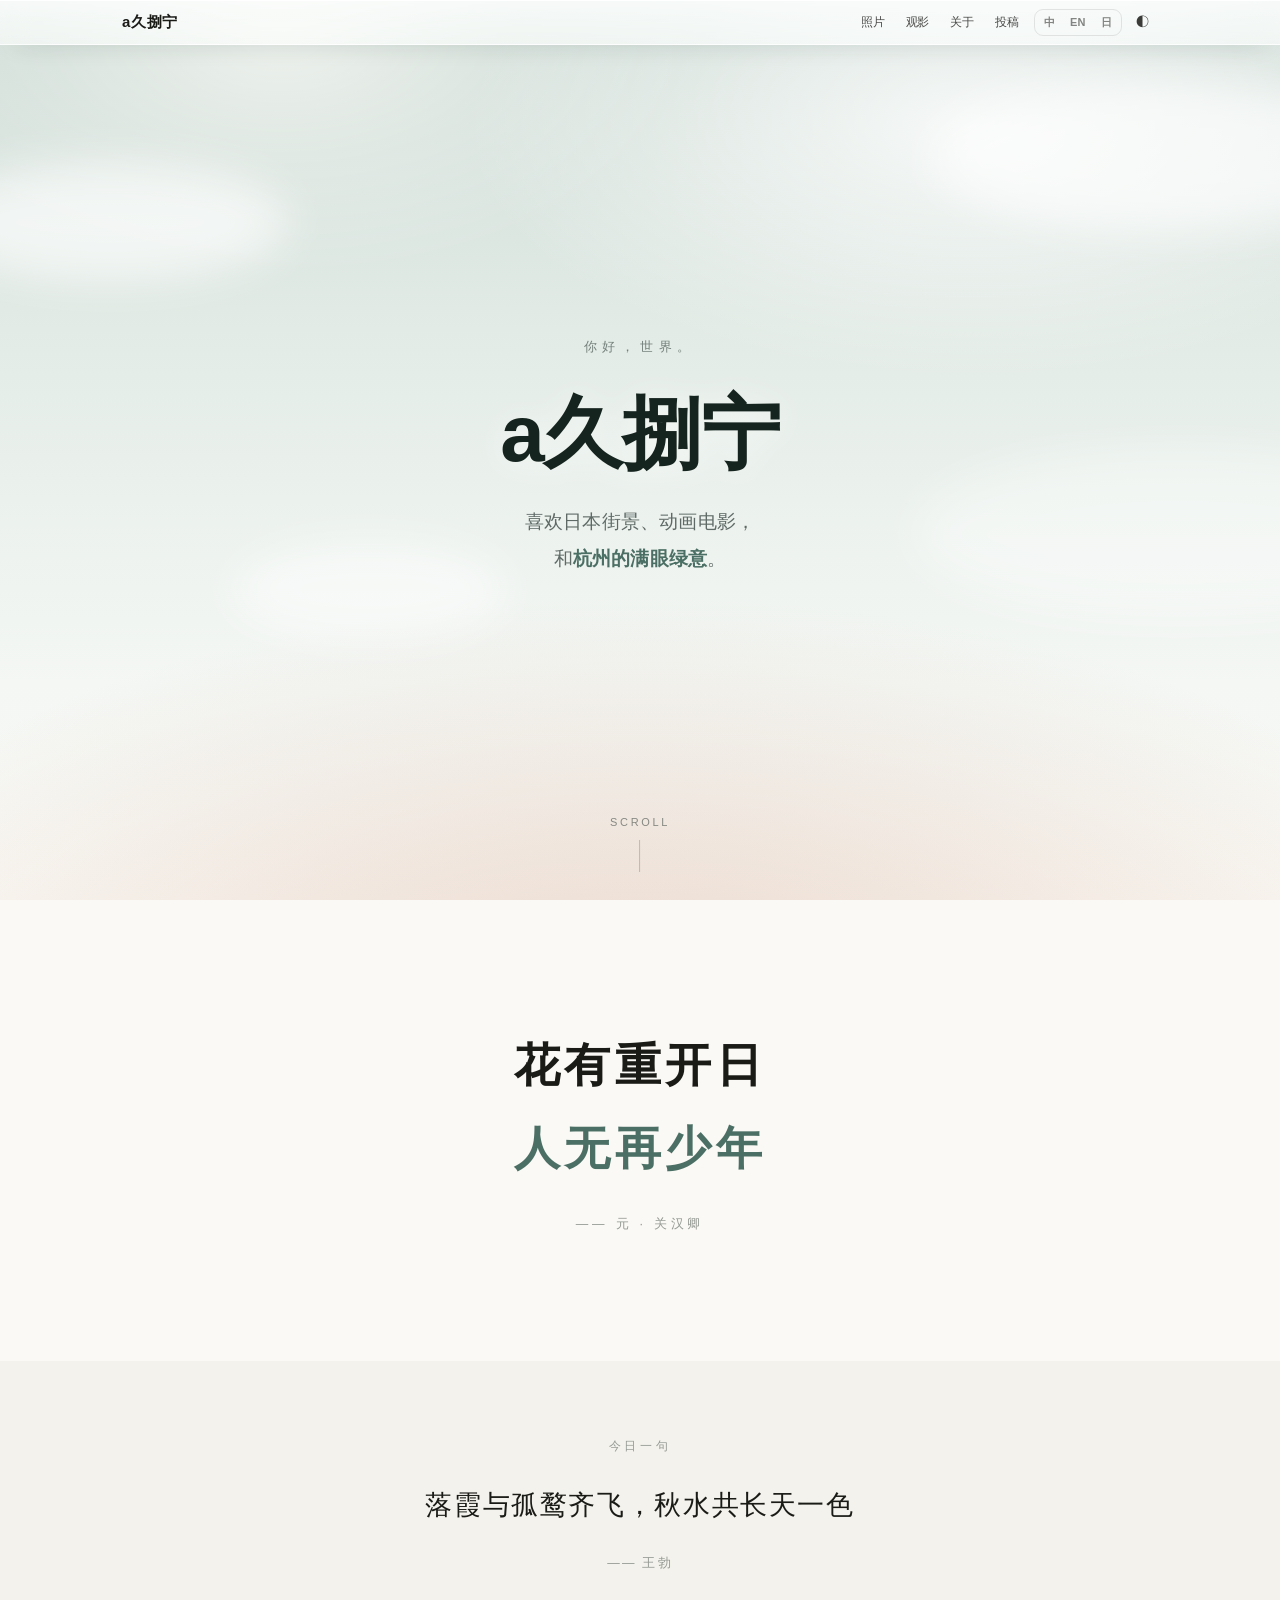
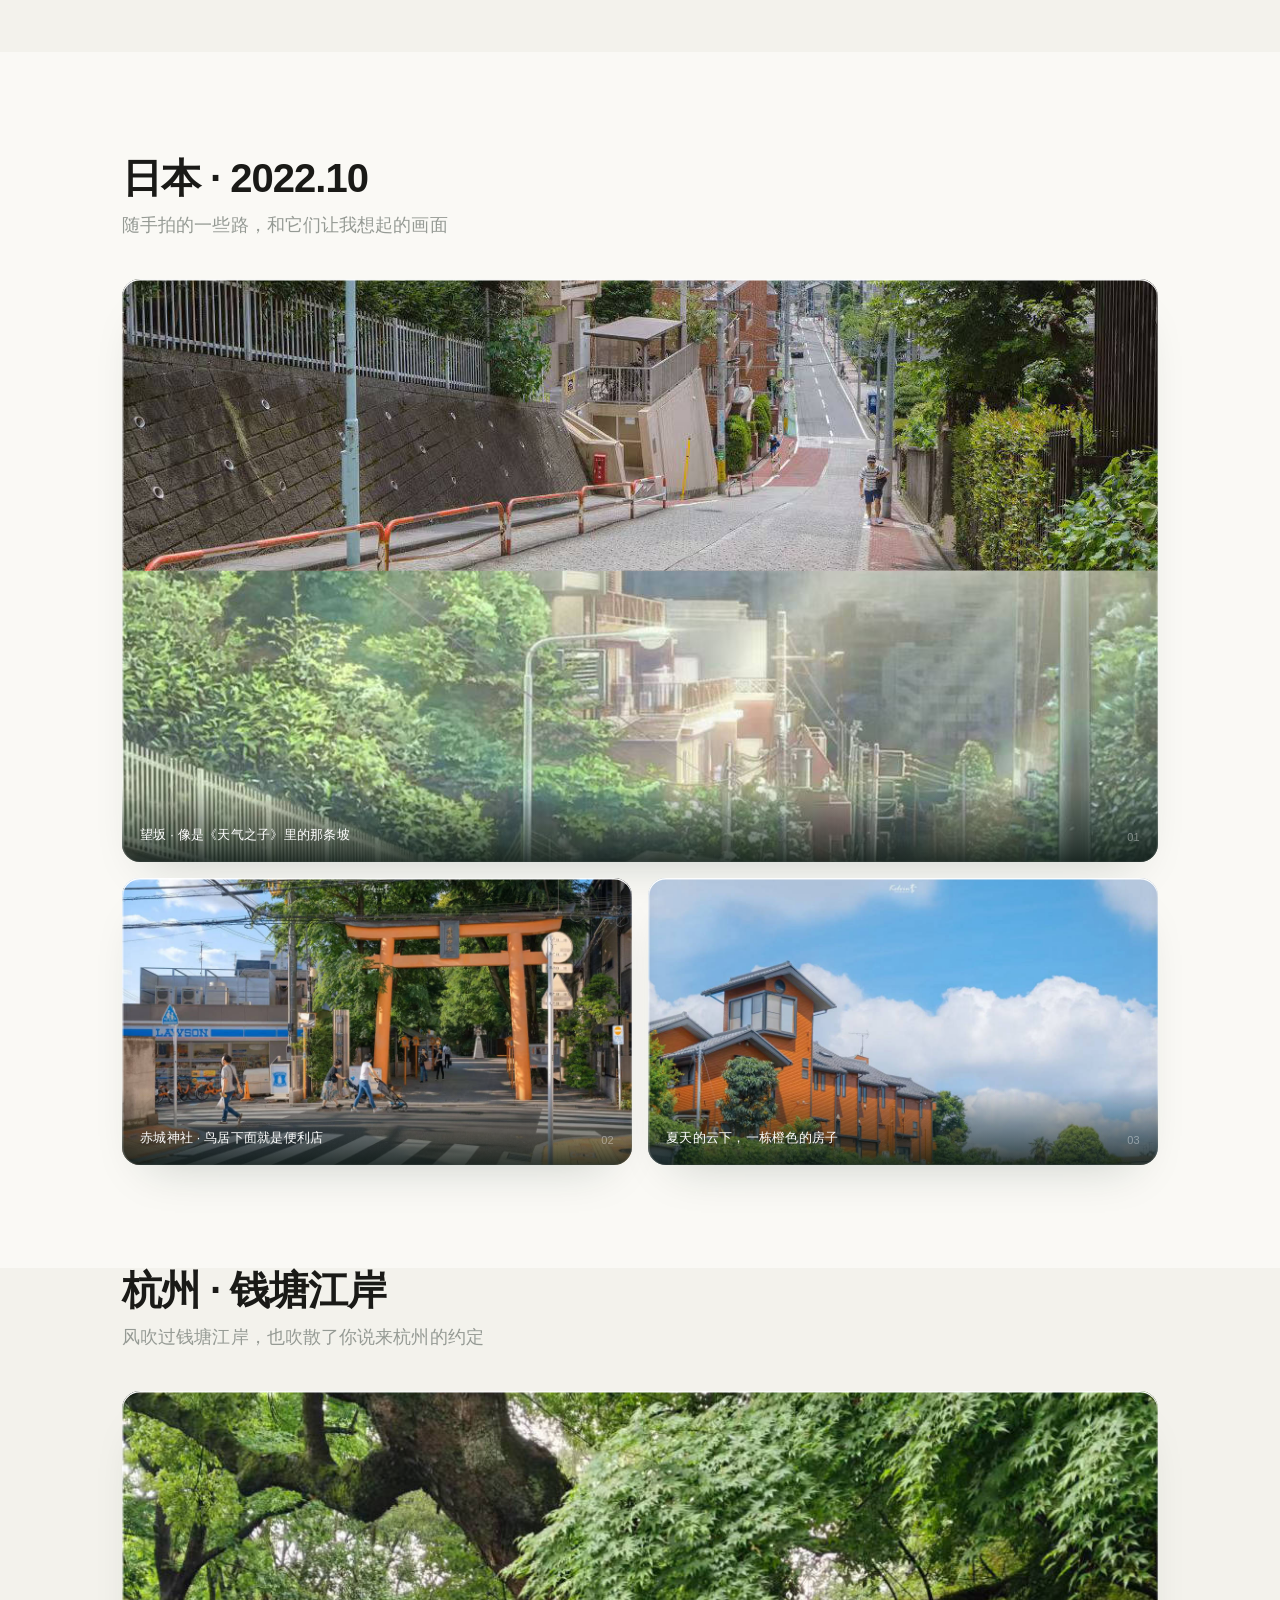
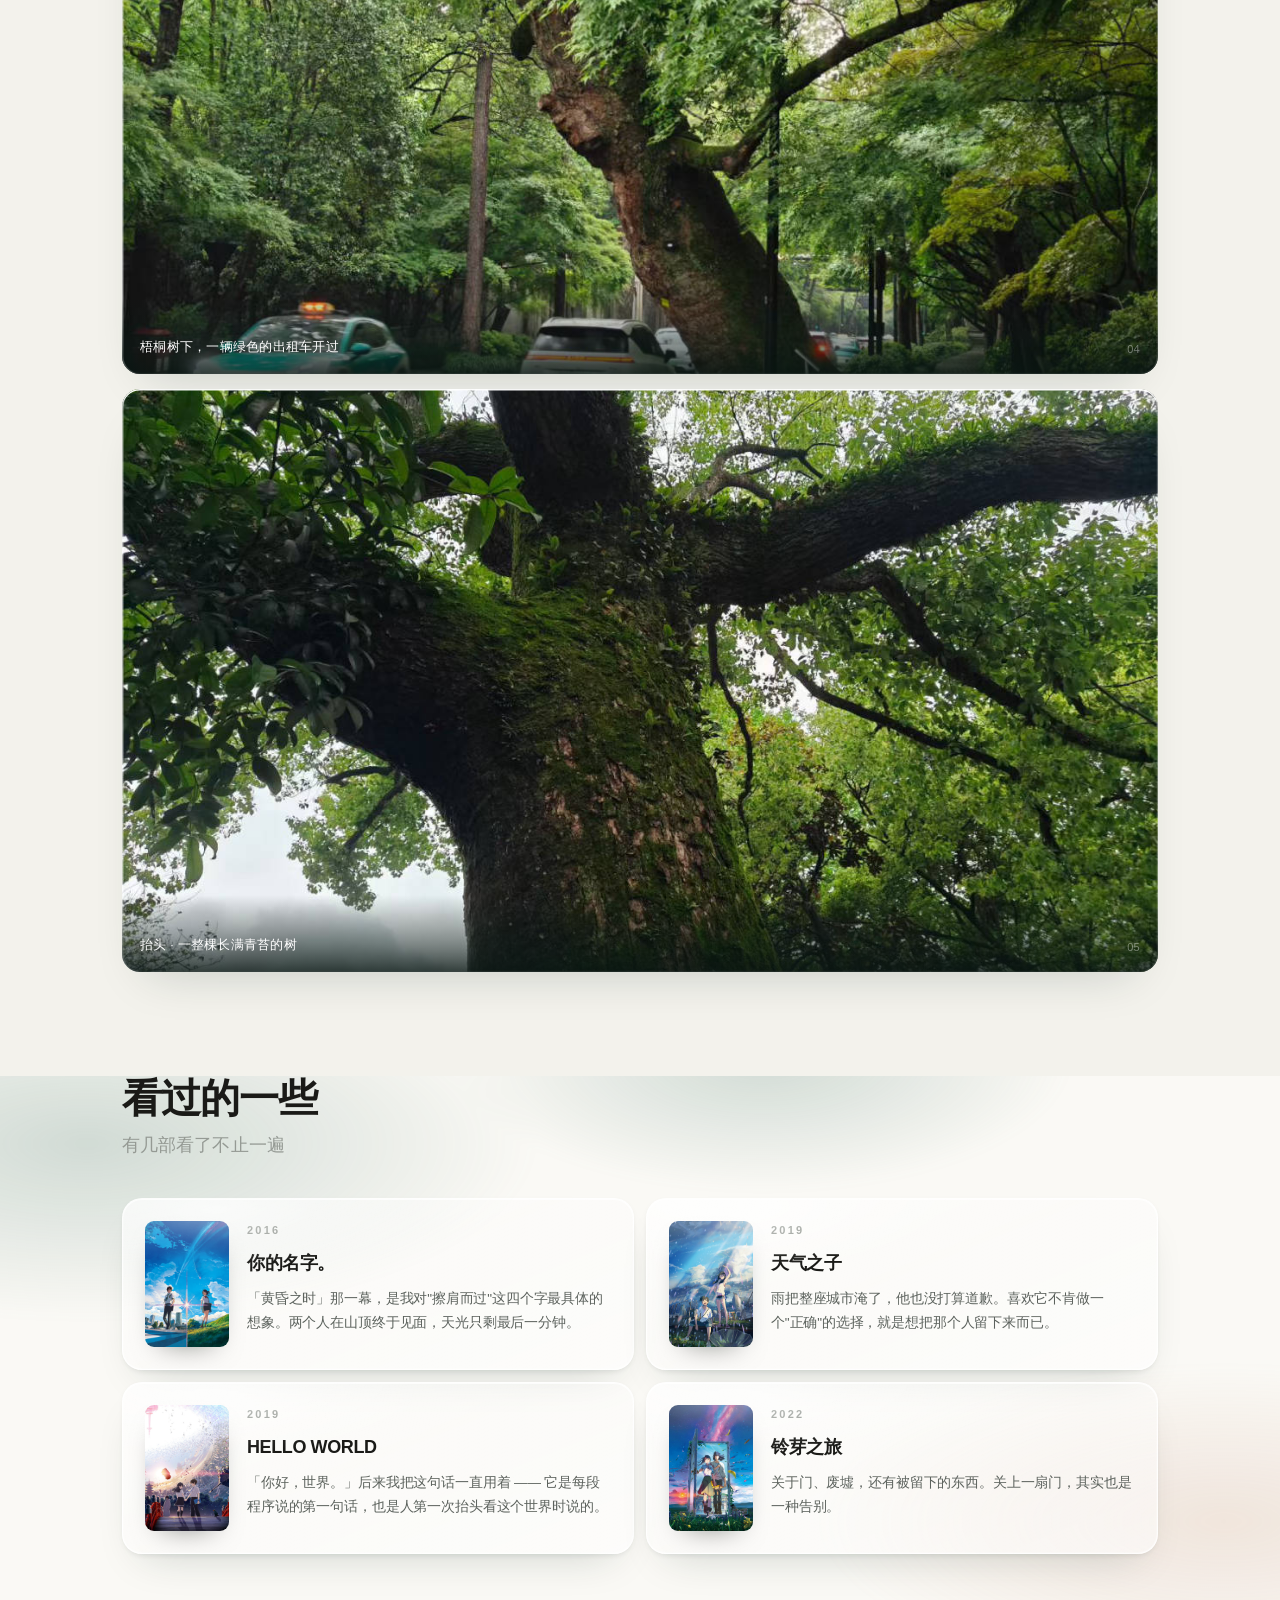
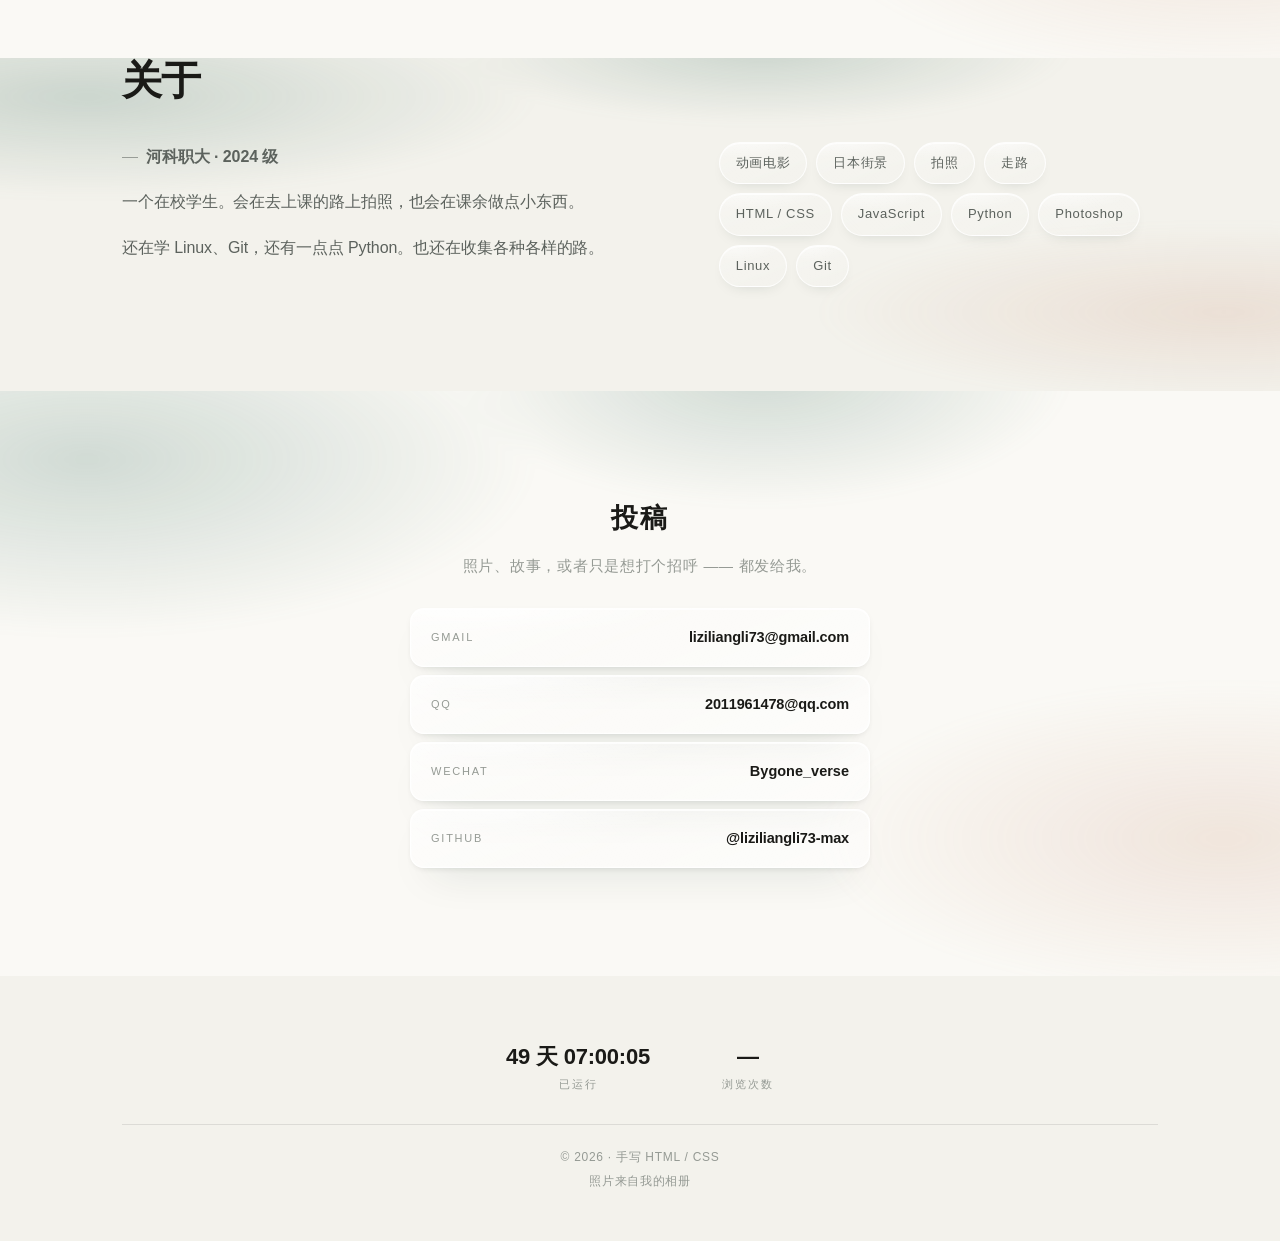
<file: index.html>
<!doctype html>
<html lang="zh-CN" data-theme="day" data-lang="zh">
<head>
<meta charset="utf-8">
<meta name="viewport" content="width=device-width,initial-scale=1">
<title>a久捌宁</title>
<meta name="description" content="花有重开日，人无再少年。喜欢日本街景、动画电影，也喜欢拍照和写网页。">
<meta name="theme-color" content="#cfdcd6">
<link rel="icon" href="data:image/svg+xml,<svg xmlns='http://www.w3.org/2000/svg' viewBox='0 0 100 100'><rect width='100' height='100' rx='22' fill='%234f7c6e'/><circle cx='34' cy='36' r='12' fill='%23eaf2ee' opacity='.9'/><circle cx='64' cy='30' r='8' fill='%23eaf2ee' opacity='.7'/></svg>">
<style>
:root{
  --paper:#fbfaf7; --ink:#1c2a26; --ink2:#5b6f68; --ink3:#8b9a94;
  --jade:#4f7c6e; --jade2:#7ba79a; --jade-soft:rgba(79,124,110,.10);
  --clay:#c68b6e; --line:rgba(28,42,38,.12); --card:#ffffff;
  --sky1:#cfdcd6; --sky2:#e6eee9; --sky3:#f4f7f4;
}
html[data-theme="night"]{
  --paper:#0e1513; --ink:#e8efeb; --ink2:#9db3ab; --ink3:#6f847c;
  --jade:#7fb9a6; --jade2:#5c8f7f; --jade-soft:rgba(127,185,166,.12);
  --clay:#e0a183; --line:rgba(232,239,235,.14); --card:#141d1a;
  --sky1:#12201c; --sky2:#1a2b26; --sky3:#223630;
}
*{margin:0;padding:0;box-sizing:border-box}
html{scroll-behavior:smooth;-webkit-text-size-adjust:100%}
body{
  background:var(--paper); color:var(--ink); -webkit-font-smoothing:antialiased;
  font-family:"PingFang SC","Hiragino Sans GB","Noto Sans SC","Noto Sans CJK SC",
    "Source Han Sans SC","Microsoft YaHei",-apple-system,BlinkMacSystemFont,sans-serif;
  font-size:17px; line-height:1.8; letter-spacing:.012em;
  transition:background .5s,color .5s;
}
a{color:inherit;text-decoration:none}
::selection{background:var(--jade-soft);color:var(--jade)}
.wrap{max-width:1080px;margin:0 auto;padding:0 22px}

/* 导航 */
nav{position:fixed;top:0;left:0;right:0;z-index:100;
  background:color-mix(in srgb,var(--sky1) 30%,transparent);
  backdrop-filter:blur(18px) saturate(150%);-webkit-backdrop-filter:blur(18px) saturate(150%);
  border-bottom:1px solid rgba(255,255,255,.28);transition:background .4s}
html[data-theme="night"] nav{background:rgba(14,21,19,.6);border-bottom-color:rgba(255,255,255,.08)}
.nav-in{max-width:1080px;margin:0 auto;padding:0 22px;height:52px;
  display:flex;align-items:center;justify-content:space-between}
.brand{font-size:15px;font-weight:700;letter-spacing:.1em}
.nav-links{display:flex;align-items:center;gap:1px}
.nav-links a{font-size:13px;opacity:.85;padding:7px 11px;border-radius:8px;transition:.2s}
.nav-links a:hover{opacity:1;background:rgba(255,255,255,.4)}
html[data-theme="night"] .nav-links a:hover{background:rgba(255,255,255,.08)}
.ico{border:none;background:transparent;cursor:pointer;color:inherit;opacity:.85;
  height:32px;font:inherit;font-size:13px;padding:0 9px;border-radius:8px;
  display:grid;place-items:center;transition:.2s}
.ico:hover{opacity:1;background:rgba(255,255,255,.4)}
html[data-theme="night"] .ico:hover{background:rgba(255,255,255,.08)}
.ico.lang{font-weight:700;border:1px solid rgba(28,42,38,.22)}
html[data-theme="night"] .ico.lang{border-color:rgba(255,255,255,.26)}
@media(max-width:760px){.nav-links .m{display:none}}

/* 首屏 */
.hero{position:relative;min-height:100svh;display:grid;place-items:center;
  text-align:center;overflow:hidden;padding:110px 22px 96px;
  background:
    radial-gradient(120% 78% at 50% 110%, rgba(198,139,110,.28) 0%, rgba(198,139,110,0) 56%),
    radial-gradient(62% 44% at 76% 14%, rgba(255,255,255,.78), transparent 64%),
    linear-gradient(180deg, var(--sky1) 0%, var(--sky2) 44%, var(--sky3) 76%, var(--paper) 100%);
  transition:background .5s}
html[data-theme="night"] .hero{
  background:
    radial-gradient(120% 78% at 50% 112%, rgba(224,161,131,.22) 0%, rgba(224,161,131,0) 54%),
    radial-gradient(66% 48% at 22% 10%, rgba(127,185,166,.16), transparent 64%),
    linear-gradient(180deg,#0c1613 0%,#12211d 46%,#1a2f28 78%,#0e1513 100%)}
.mist{position:absolute;border-radius:50%;filter:blur(34px);pointer-events:none;
  background:rgba(255,255,255,.62);will-change:transform}
html[data-theme="night"] .mist{background:rgba(127,185,166,.10)}
.m1{width:360px;height:120px;left:-70px;top:18%;animation:d1 52s linear infinite}
.m2{width:480px;height:150px;right:-130px;top:9%;animation:d2 68s linear infinite}
.m3{width:280px;height:100px;left:18%;top:60%;animation:d1 84s linear infinite;opacity:.8}
.m4{width:540px;height:170px;right:-170px;top:50%;animation:d2 58s linear infinite;opacity:.6}
@keyframes d1{0%{transform:translateX(0)}100%{transform:translateX(64px)}}
@keyframes d2{0%{transform:translateX(0)}100%{transform:translateX(-72px)}}
.stars{position:absolute;inset:0;pointer-events:none;opacity:0;transition:opacity .7s;
  background-image:
    radial-gradient(1.5px 1.5px at 14% 20%, #fff, transparent),
    radial-gradient(1.3px 1.3px at 30% 12%, #fff, transparent),
    radial-gradient(1.7px 1.7px at 48% 28%, #fff, transparent),
    radial-gradient(1.2px 1.2px at 64% 10%, #fff, transparent),
    radial-gradient(1.6px 1.6px at 80% 24%, #fff, transparent),
    radial-gradient(1.4px 1.4px at 90% 38%, #fff, transparent),
    radial-gradient(1.2px 1.2px at 38% 42%, #fff, transparent),
    radial-gradient(1.5px 1.5px at 9% 46%, #fff, transparent)}
html[data-theme="night"] .stars{opacity:.72}
.hero-in{position:relative;z-index:2;max-width:780px}
.hero .kicker{font-size:12.5px;letter-spacing:.46em;text-transform:uppercase;
  color:rgba(28,42,38,.55);margin-bottom:26px}
html[data-theme="night"] .hero .kicker{color:rgba(200,225,215,.66)}
.hero h1{font-size:clamp(36px,9.2vw,72px);font-weight:800;letter-spacing:.09em;
  line-height:1.34;margin-bottom:22px;color:#16241f;
  text-shadow:0 2px 34px rgba(255,255,255,.6)}
html[data-theme="night"] .hero h1{color:#eaf4ef;text-shadow:0 2px 42px rgba(127,185,166,.28)}
.hero .lead{font-size:clamp(14.5px,3.6vw,18px);line-height:1.95;letter-spacing:.05em;
  color:rgba(28,42,38,.68);max-width:540px;margin:0 auto}
html[data-theme="night"] .hero .lead{color:rgba(200,225,215,.76)}
.hero .lead em{font-style:normal;color:var(--jade);font-weight:600}
.scroll-hint{position:absolute;left:50%;bottom:28px;transform:translateX(-50%);z-index:2;
  font-size:11px;letter-spacing:.24em;color:rgba(28,42,38,.5);
  display:flex;flex-direction:column;align-items:center;gap:8px}
html[data-theme="night"] .scroll-hint{color:rgba(200,225,215,.55)}
.scroll-hint i{display:block;width:1px;height:32px;background:currentColor;opacity:.45;
  animation:pline 2.2s ease-in-out infinite}
@keyframes pline{0%,100%{transform:scaleY(.55);opacity:.3}50%{transform:scaleY(1);opacity:.7}}

/* 诗句 */
.poem{padding:104px 0;text-align:center;background:var(--paper)}
.poem blockquote{
  font-size:clamp(26px,6.6vw,44px);font-weight:700;letter-spacing:.16em;
  line-height:1.85;margin-bottom:18px;color:var(--ink)}
.poem blockquote span{color:var(--jade)}
.poem cite{font-style:normal;font-size:12.5px;letter-spacing:.3em;color:var(--ink3)}

/* 章节头 */
.sec{padding:20px 0 88px;background:var(--paper)}
.sec + .sec{padding-top:0}
.sec-head{display:flex;align-items:baseline;gap:14px;margin-bottom:26px;flex-wrap:wrap}
.sec-head h2{font-size:clamp(20px,4.6vw,27px);font-weight:700;letter-spacing:.08em}
.sec-head p{font-size:13px;letter-spacing:.08em;color:var(--ink3)}
.sec-head .rule{flex:1;height:1px;background:var(--line);min-width:30px}

/* 照片 */
.gallery{display:grid;gap:13px;grid-template-columns:repeat(6,1fr)}
.g-item{position:relative;overflow:hidden;border-radius:15px;grid-column:span 6;
  background:var(--card);border:1px solid var(--line);cursor:zoom-in}
.g-item img{display:block;width:100%;height:100%;object-fit:cover;
  transition:transform .8s cubic-bezier(.2,.6,.2,1)}
.g-item:hover img{transform:scale(1.05)}
.g-w{aspect-ratio:16/9}
.g-t{aspect-ratio:4/5}
@media(min-width:760px){
  .g-1{grid-column:span 6}
  .g-2{grid-column:span 3}
  .g-3{grid-column:span 3}
}
.g-cap{position:absolute;left:0;right:0;bottom:0;padding:36px 16px 13px;
  font-size:12.5px;letter-spacing:.04em;color:#fff;
  background:linear-gradient(180deg,transparent,rgba(10,24,20,.76));
  display:flex;justify-content:space-between;align-items:flex-end;gap:10px}
.g-cap .n{opacity:.65;font-size:11px;font-variant-numeric:tabular-nums}

/* 观影 */
.films{display:grid;gap:14px;grid-template-columns:1fr}
@media(min-width:860px){.films{grid-template-columns:1fr 1fr}}
.film{display:flex;gap:16px;padding:14px;border-radius:16px;border:1px solid var(--line);
  background:var(--card);transition:.24s;position:relative;overflow:hidden;align-items:flex-start}
.film h3{font-size:17px;margin-bottom:7px}
.film p{font-size:13.5px;line-height:1.75}
.film:hover{transform:translateY(-3px);border-color:var(--jade2)}
.poster{width:96px;min-width:96px;height:auto;aspect-ratio:2/3;object-fit:cover;
  border-radius:10px;background:var(--line);box-shadow:0 8px 22px -10px rgba(0,0,0,.4);
  cursor:zoom-in;align-self:flex-start;display:block}
.f-body{flex:1;min-width:0}
@media(max-width:430px){.poster{width:80px;min-width:80px}.film{gap:12px;padding:12px}}
.film .y{font-size:11.5px;letter-spacing:.24em;color:var(--jade);font-weight:700;margin-bottom:9px}
.film h3{font-size:19px;font-weight:700;letter-spacing:.04em;margin-bottom:10px}
.film p{font-size:14.5px;line-height:1.85;color:var(--ink2)}

/* 关于 */
.about-split{display:grid;gap:36px;grid-template-columns:1fr}
@media(min-width:840px){.about-split{grid-template-columns:1.1fr .9fr;gap:60px}}
.about-split p{color:var(--ink2);margin-bottom:15px;font-size:15.5px;line-height:1.95}
.about-split p b{color:var(--ink);font-weight:600}
.tags{display:flex;flex-wrap:wrap;gap:9px;align-content:flex-start}
.tag{font-size:13px;letter-spacing:.05em;padding:8px 15px;border-radius:999px;
  border:1px solid var(--line);color:var(--ink2);background:var(--card);transition:.2s}
.tag:hover{border-color:var(--jade);color:var(--jade)}

/* 联系 */
.contact{padding:92px 0 96px;text-align:center;background:var(--paper)}
.contact h2{font-size:clamp(20px,4.6vw,27px);font-weight:700;letter-spacing:.08em;margin-bottom:12px}
.contact p{color:var(--ink3);font-size:14.5px;margin-bottom:30px;letter-spacing:.05em}
.mails{display:flex;flex-direction:column;gap:11px;max-width:430px;margin:0 auto}
.mail{display:flex;justify-content:space-between;align-items:center;gap:14px;
  padding:15px 20px;border-radius:13px;border:1px solid var(--line);
  background:var(--card);transition:.22s;font-size:14.5px}
.mail:hover{border-color:var(--jade);transform:translateY(-2px)}
.mail .k{color:var(--ink3);font-size:11.5px;letter-spacing:.16em}
.mail .v{font-weight:600;word-break:break-all;text-align:right}

footer{padding:32px 0 46px;text-align:center;background:var(--paper);border-top:1px solid var(--line)}
footer .f{font-size:12px;letter-spacing:.12em;color:var(--ink3);line-height:2.1}

/* 灯箱 · 图集 */
.lb{position:fixed;inset:0;z-index:500;background:rgba(8,14,12,.96);
  display:none;flex-direction:column;padding:14px 12px 10px;backdrop-filter:blur(8px)}
.lb.on{display:flex}
.lb-top{display:flex;align-items:center;justify-content:space-between;padding:0 4px 10px;flex-shrink:0}
.lb-num{color:#8ea29b;font-size:11.5px;letter-spacing:.24em;font-variant-numeric:tabular-nums}
.lb-btn{border:none;background:rgba(255,255,255,.09);color:#fff;
  width:44px;height:44px;border-radius:50%;cursor:pointer;font-size:21px;
  display:grid;place-items:center;transition:.2s;line-height:1;flex-shrink:0}
.lb-btn:hover{background:rgba(255,255,255,.22)}
.lb-close{width:38px;height:38px;font-size:19px}
.lb-prev,.lb-next{position:absolute;top:50%;transform:translateY(-50%);z-index:3}
.lb-prev{left:10px}.lb-next{right:10px}
.lb-stage{flex:1;min-height:0;display:grid;place-items:center;position:relative}
.lb-stage img{max-width:100%;max-height:100%;border-radius:10px;object-fit:contain;
  box-shadow:0 30px 80px -30px rgba(0,0,0,.85);opacity:1;transition:opacity .22s,transform .22s}
.lb-stage img.out{opacity:0;transform:scale(.985)}
.lb-foot{flex-shrink:0;padding-top:12px}
.lb-cap{color:#dfe9e4;font-size:13px;letter-spacing:.05em;text-align:center;
  margin-bottom:11px;line-height:1.6;min-height:1.6em}
.lb-thumbs{display:flex;gap:7px;overflow-x:auto;padding:2px 2px 8px;
  scrollbar-width:none;-webkit-overflow-scrolling:touch;justify-content:safe center}
.lb-thumbs::-webkit-scrollbar{display:none}
.lb-thumbs img{width:52px;height:52px;min-width:52px;object-fit:cover;border-radius:7px;
  opacity:.42;cursor:pointer;transition:.18s;border:2px solid transparent}
.lb-thumbs img:hover{opacity:.75}
.lb-thumbs img.on{opacity:1;border-color:#7fb9a6;transform:scale(1.06)}
@media(max-width:600px){
  .lb{padding:10px 8px 8px}
  .lb-prev,.lb-next{width:38px;height:38px;font-size:18px}
  .lb-prev{left:4px}.lb-next{right:4px}
  .lb-thumbs img{width:44px;height:44px;min-width:44px}
  .lb-cap{font-size:12px}
}
.rv{opacity:0;transform:translateY(26px);
  transition:opacity 1s cubic-bezier(.2,.6,.2,1),transform 1s cubic-bezier(.2,.6,.2,1)}
.rv.in{opacity:1;transform:none}
@media(prefers-reduced-motion:reduce){
  *{animation:none!important;transition:none!important}
  .rv{opacity:1!important;transform:none!important}
}

/* ══════════════════════════════════════════
   苹果风覆盖层：留白 / 轻字重 / 无边框 / 纯色块
   ══════════════════════════════════════════ */
:root{
  --tint:#f5f7f6;      /* 苹果式浅灰区块 */
  --tint2:#eff3f1;     /* 卡片底色 */
  --tint2h:#e6ede9;    /* hover */
}
html[data-theme="night"]{
  --tint:#101816; --tint2:#141d1a; --tint2h:#1b2622;
}

/* 字体：向 SF Pro 靠，字距收紧 */
body{
  font-family:-apple-system,BlinkMacSystemFont,"SF Pro Display","SF Pro Text",
    "PingFang SC","Hiragino Sans GB","Noto Sans SC","Noto Sans CJK SC",
    "Microsoft YaHei",sans-serif;
  letter-spacing:-.008em; line-height:1.72;
}
h1,h2,h3,.film h3{ letter-spacing:-.022em; }

/* 导航：44px，更细 */
.nav-in{height:44px}
.brand{font-size:15px;letter-spacing:.04em;font-weight:600}
.nav-links a{font-size:12px;padding:0 10px;opacity:.78}
.ico{height:28px}

/* 首屏：字更大更紧 */
.hero h1{font-size:clamp(40px,10vw,80px);font-weight:600;letter-spacing:-.015em;line-height:1.22}
.hero .lead{font-size:clamp(15px,3.7vw,19px);line-height:1.9;letter-spacing:.01em}

/* 诗句：更大留白 */
.poem{padding:124px 0}
.poem blockquote{font-size:clamp(26px,6.4vw,46px);font-weight:600;letter-spacing:.1em;line-height:1.8}

/* 区块：交替纯色底 + 更大留白 */
.sec{padding:104px 0;background:var(--paper)}
#hz{background:var(--tint)}
#about{background:var(--tint)}
.contact{padding:104px 0 108px;background:var(--paper)}

/* 章节头：去掉横线，标题放大 */
.sec-head{display:block;margin-bottom:38px}
.sec-head h2{font-size:clamp(26px,5.6vw,40px);font-weight:600;letter-spacing:-.025em;line-height:1.14;margin-bottom:9px}
.sec-head p{font-size:clamp(15px,3.8vw,18px);color:var(--ink2);letter-spacing:.005em;line-height:1.65}
.sec-head .rule{display:none}

/* 照片：去掉边框，圆角加大 */
.gallery{gap:16px}
.g-item{border:none;border-radius:18px;background:var(--tint2)}
.g-cap{padding:40px 18px 15px;font-size:12.5px;letter-spacing:.02em}
.g-cap .n{font-size:11px;opacity:.55}

/* 观影：无边框卡片改成纯色块 */
.films{gap:12px}
.film{
  border:none;background:var(--tint2);border-radius:20px;
  padding:22px;gap:18px;align-items:flex-start;
}
.film:hover{transform:none;background:var(--tint2h);border-color:transparent}
.poster{
  width:84px;min-width:84px;border-radius:9px;
  box-shadow:0 12px 28px -16px rgba(0,0,0,.5);
}
.film .y{font-size:11px;letter-spacing:.2em;color:var(--jade);margin-bottom:8px}
.film h3{font-size:18px;font-weight:600;margin-bottom:8px}
.film p{font-size:13.5px;line-height:1.78;color:var(--ink2)}

/* 标签：药丸、无边框 */
.tag{border:none;background:var(--tint2);padding:9px 16px;border-radius:980px;
  color:var(--ink2);font-size:13px;transition:.22s}
.tag:hover{background:var(--jade);color:#fff;border:none}

/* 关于正文 */
.about-split p{font-size:16px;line-height:1.9;letter-spacing:-.005em;color:var(--ink2)}

/* 联系：无边框行 */
.mails{gap:8px;max-width:460px}
.mail{border:none;background:var(--tint2);border-radius:14px;padding:16px 20px}
.mail:hover{transform:none;background:var(--tint2h);border-color:transparent}
.mail .k{font-size:11px;letter-spacing:.16em;color:var(--ink3)}
.mail .v{font-size:14.5px;font-weight:600}

/* 页脚 */
footer{border-top:none;background:var(--tint);padding:36px 0 48px}
footer .f{font-size:12px;letter-spacing:.06em;color:var(--ink3);line-height:2}

@media(max-width:700px){
  .sec{padding:64px 0}
  .poem{padding:80px 0}
  .contact{padding:64px 0 72px}
  .about-split{gap:28px}
}

/* ══════════════════════════════════════════
   液态玻璃 Liquid Glass
   ══════════════════════════════════════════ */
:root{
  --gl-hi:rgba(255,255,255,.74);
  --gl-mid:rgba(255,255,255,.30);
  --gl-lo:rgba(255,255,255,.08);
  --gl-rim:rgba(255,255,255,.82);
  --gl-rim2:rgba(255,255,255,.20);
  --gl-shadow:rgba(16,44,36,.22);
  --gl-blob1:rgba(79,124,110,.24);
  --gl-blob2:rgba(198,139,110,.18);
}
html[data-theme="night"]{
  --gl-hi:rgba(255,255,255,.16);
  --gl-mid:rgba(255,255,255,.07);
  --gl-lo:rgba(255,255,255,.015);
  --gl-rim:rgba(255,255,255,.20);
  --gl-rim2:rgba(255,255,255,.06);
  --gl-shadow:rgba(0,0,0,.6);
  --gl-blob1:rgba(127,185,166,.16);
  --gl-blob2:rgba(224,161,131,.12);
}

/* ① 让玻璃「有东西可折射」：区块背后放柔光斑 */
#films, #about, .contact{position:relative;isolation:isolate;overflow:hidden}
#films::before, #about::before, .contact::before{
  content:"";position:absolute;inset:-10%;z-index:0;pointer-events:none;
  background:
    radial-gradient(42% 36% at 14% 18%, var(--gl-blob1), transparent 70%),
    radial-gradient(38% 32% at 88% 72%, var(--gl-blob2), transparent 70%),
    radial-gradient(28% 26% at 58% 6%,  var(--gl-blob1), transparent 72%);
  filter:blur(6px);
}
#films > .wrap, #about > .wrap, .contact > .wrap{position:relative;z-index:1}

/* ② 玻璃基底 */
.film, .mail{
  position:relative;
  background:
    radial-gradient(130% 95% at 14% -12%, var(--gl-hi) 0%, transparent 56%),
    linear-gradient(158deg, var(--gl-mid) 0%, var(--gl-lo) 48%, var(--gl-mid) 100%);
  backdrop-filter:blur(22px) saturate(185%);
  -webkit-backdrop-filter:blur(22px) saturate(185%);
  border:1px solid var(--gl-rim);
  box-shadow:
    inset 0 1px 0 var(--gl-hi),
    inset 0 -1px 0 var(--gl-rim2),
    inset 1px 0 0 var(--gl-rim2),
    inset -1px 0 0 var(--gl-rim2),
    0 20px 44px -22px var(--gl-shadow),
    0 3px 10px -5px var(--gl-shadow);
  overflow:hidden;
  transition:background .3s, box-shadow .35s, transform .3s;
}
.film:hover, .mail:hover{
  transform:translateY(-1px);
  box-shadow:
    inset 0 1px 0 var(--gl-hi),
    inset 0 -1px 0 var(--gl-rim2),
    inset 1px 0 0 var(--gl-rim2),
    inset -1px 0 0 var(--gl-rim2),
    0 26px 54px -24px var(--gl-shadow),
    0 4px 14px -6px var(--gl-shadow);
}

/* ③ 液态光泽：hover 时一道高光扫过 */
.film::after, .mail::after{
  content:"";position:absolute;inset:-50% -20%;
  background:linear-gradient(112deg, transparent 36%, rgba(255,255,255,.55) 48%, transparent 60%);
  transform:translateX(-65%);opacity:0;pointer-events:none;
  transition:opacity .45s ease, transform 1s cubic-bezier(.2,.7,.2,1);
  mix-blend-mode:screen;
}
html[data-theme="night"] .film::after,
html[data-theme="night"] .mail::after{
  background:linear-gradient(112deg, transparent 36%, rgba(180,230,210,.28) 48%, transparent 60%);
}
.film:hover::after, .mail:hover::after{opacity:1;transform:translateX(65%)}

/* ④ 药丸标签：轻玻璃（不加 backdrop-filter，省性能） */
.tag{
  border:1px solid var(--gl-rim);
  background:
    radial-gradient(130% 100% at 22% -25%, var(--gl-hi), transparent 62%),
    linear-gradient(160deg, var(--gl-mid), var(--gl-lo));
  box-shadow:inset 0 1px 0 var(--gl-hi), 0 6px 16px -10px var(--gl-shadow);
  color:var(--ink2);
}
.tag:hover{
  background:
    radial-gradient(130% 100% at 22% -25%, rgba(255,255,255,.5), transparent 62%),
    linear-gradient(160deg, var(--jade), var(--jade2));
  border-color:rgba(255,255,255,.5);
  color:#fff;
  box-shadow:inset 0 1px 0 rgba(255,255,255,.6), 0 10px 22px -12px var(--gl-shadow);
}

/* ⑤ 导航条升级为厚玻璃 */
nav{
  background:linear-gradient(180deg, rgba(255,255,255,.62), rgba(255,255,255,.30));
  backdrop-filter:blur(26px) saturate(200%);
  -webkit-backdrop-filter:blur(26px) saturate(200%);
  border-bottom:1px solid rgba(255,255,255,.55);
  box-shadow:
    inset 0 1px 0 rgba(255,255,255,.9),
    0 8px 28px -18px rgba(16,44,36,.42);
}
html[data-theme="night"] nav{
  background:linear-gradient(180deg, rgba(22,34,30,.76), rgba(14,23,20,.58));
  border-bottom-color:rgba(255,255,255,.12);
  box-shadow:inset 0 1px 0 rgba(255,255,255,.10), 0 8px 28px -18px rgba(0,0,0,.8);
}

/* ⑥ 灯箱缩略图：玻璃边框 */
.lb-thumbs img{
  border:1px solid rgba(255,255,255,.28);
  box-shadow:0 6px 16px -8px rgba(0,0,0,.6);
}
.lb-thumbs img.on{
  border-color:rgba(160,235,210,.95);
  box-shadow:0 0 0 1px rgba(160,235,210,.6), 0 8px 22px -8px rgba(0,0,0,.7);
}

/* ⑦ 灯箱按钮：玻璃胶囊 */
.lb-btn{
  background:rgba(255,255,255,.14);
  backdrop-filter:blur(14px) saturate(180%);
  -webkit-backdrop-filter:blur(14px) saturate(180%);
  border:1px solid rgba(255,255,255,.28);
  box-shadow:inset 0 1px 0 rgba(255,255,255,.45), 0 8px 22px -12px rgba(0,0,0,.7);
}
.lb-btn:hover{background:rgba(255,255,255,.26)}

@media(prefers-reduced-motion:reduce){
  .film::after,.mail::after{display:none}
  .film:hover,.mail:hover{transform:none}
}

/* ══════════════════════════════════════════
   沉浸光感 · 跟随重力
   ══════════════════════════════════════════ */
:root{
  --gx:22%;      /* 光源水平位置 */
  --gy:4%;       /* 光源垂直位置 */
  --gxr:0;       /* -1..1 归一化倾斜 */
  --gyr:0;
}

/* 玻璃卡：主高光跟着重力走 */
.film, .mail{
  background:
    radial-gradient(130% 95% at var(--gx) var(--gy), var(--gl-hi) 0%, transparent 56%),
    linear-gradient(158deg, var(--gl-mid) 0%, var(--gl-lo) 48%, var(--gl-mid) 100%);
}

/* 叠加一层会移动的柔光（滤色模式，光合成的感觉） */
.film::before, .mail::before{
  content:"";position:absolute;inset:0;border-radius:inherit;pointer-events:none;
  background:radial-gradient(54% 48% at var(--gx) var(--gy),
    rgba(255,255,255,.68) 0%, rgba(255,255,255,.22) 40%, transparent 72%);
  mix-blend-mode:screen;opacity:.9;
  transition:opacity .3s;
}
html[data-theme="night"] .film::before,
html[data-theme="night"] .mail::before{
  background:radial-gradient(52% 46% at var(--gx) var(--gy),
    rgba(170,240,214,.20) 0%, rgba(170,240,214,.06) 42%, transparent 72%);
}

/* 海报随倾斜轻微位移（视差，制造厚度感） */
.poster{
  transform:translate3d(calc(var(--gxr) * 4px), calc(var(--gyr) * 3px), 0);
  transition:transform .12s linear;
}

/* 卡片本体：极轻微的 3D 倾斜 */
.film, .mail{
  transform:perspective(900px)
            rotateX(calc(var(--gyr) * -1.4deg))
            rotateY(calc(var(--gxr) * 1.4deg));
  will-change:transform;
}
.film:hover, .mail:hover{
  transform:perspective(900px)
            rotateX(calc(var(--gyr) * -1.4deg))
            rotateY(calc(var(--gxr) * 1.4deg))
            translateY(-1px);
}

/* 首屏：光晕随重力移动 */
.hero::after{
  content:"";position:absolute;inset:0;z-index:1;pointer-events:none;
  background:radial-gradient(46% 38% at var(--gx) var(--gy),
    rgba(255,244,222,.62) 0%, rgba(255,244,222,.22) 38%, transparent 70%);
  mix-blend-mode:screen;
  transition:opacity .4s;
}
html[data-theme="night"] .hero::after{
  background:radial-gradient(46% 38% at var(--gx) var(--gy),
    rgba(140,200,255,.26) 0%, rgba(140,200,255,.08) 40%, transparent 72%);
}
/* 标题文字微视差 */
.hero-in{transform:translate3d(calc(var(--gxr) * -5px), calc(var(--gyr) * -4px), 0);
  transition:transform .15s linear}

/* 照片墙：极轻的表面反光 */
.g-item::after{
  content:"";position:absolute;inset:0;z-index:1;pointer-events:none;
  background:radial-gradient(44% 40% at var(--gx) var(--gy),
    rgba(255,255,255,.18) 0%, transparent 68%);
  mix-blend-mode:soft-light;
}
.g-cap{z-index:2}

@media(prefers-reduced-motion:reduce){
  .film,.mail,.poster,.hero-in{transform:none!important}
  .film::before,.mail::before,.hero::after,.g-item::after{display:none}
}

/* ══════════════════════════════════════════
   照片墙 · 沉浸光感（跟随重力）
   ══════════════════════════════════════════ */

/* ① 玻璃压感：内高光边 + 外投影 + 微翻转 */
.g-item{
  overflow:hidden;
  box-shadow:
    inset 0 1px 0 rgba(255,255,255,.58),
    inset 0 0 0 1px rgba(255,255,255,.14),
    inset 0 -1px 0 rgba(0,0,0,.10),
    0 24px 52px -26px var(--gl-shadow);
  transform:perspective(1200px)
            rotateX(calc(var(--gyr) * -0.9deg))
            rotateY(calc(var(--gxr) * 0.9deg));
  will-change:transform;
  transition:transform .12s linear, box-shadow .3s;
}
html[data-theme="night"] .g-item{
  box-shadow:
    inset 0 1px 0 rgba(255,255,255,.16),
    inset 0 0 0 1px rgba(255,255,255,.06),
    0 24px 52px -26px rgba(0,0,0,.8);
}

/* ② 主光：柔光混合，像光打在照片上（不洗白） */
.g-item::after{
  content:"";position:absolute;inset:0;z-index:1;pointer-events:none;
  background:radial-gradient(62% 68% at var(--gx) var(--gy),
    rgba(255,255,255,.78) 0%,
    rgba(255,255,255,.30) 30%,
    rgba(255,255,255,0)   66%);
  mix-blend-mode:soft-light;
  transition:opacity .3s;
}
html[data-theme="night"] .g-item::after{
  background:radial-gradient(58% 62% at var(--gx) var(--gy),
    rgba(180,240,220,.30) 0%,
    rgba(180,240,220,.08) 36%,
    rgba(180,240,220,0)   68%);
}

/* ③ 表面反光：滤色叠加，模拟玻璃面的一层薄光 */
.g-item::before{
  content:"";position:absolute;inset:0;z-index:1;pointer-events:none;
  background:
    /* 常驻：左上角一道玻璃斜光，静态也看得见 */
    linear-gradient(126deg,
      rgba(255,255,255,.26) 0%,
      rgba(255,255,255,.10) 14%,
      rgba(255,255,255,.02) 26%,
      transparent 40%),
    /* 右下角一道极淡的反光，制造厚度 */
    linear-gradient(306deg,
      rgba(255,255,255,.12) 0%,
      transparent 30%),
    /* 移动：跟随重力的反光 */
    radial-gradient(74% 86% at var(--gx) var(--gy),
      rgba(255,255,255,.20) 0%, rgba(255,255,255,.06) 44%, transparent 72%);
  mix-blend-mode:screen;
}

/* ④ 说明条保持在光层之上 */
.g-cap{z-index:3}

@media(prefers-reduced-motion:reduce){
  .g-item{transform:none!important}
  .g-item::before,.g-item::after{display:none}
}

/* 学校 / 年级 */
.school{
  font-size:14px;font-weight:600;letter-spacing:.1em;
  color:var(--jade);margin-bottom:16px;
  display:flex;align-items:center;gap:8px;
}
.school::before{
  content:"";width:16px;height:1px;background:currentColor;opacity:.55;
}

/* ══════════════════════════════════════════
   照片墙 · 液态玻璃（重做：用覆盖层而非 inset）
   ══════════════════════════════════════════ */
.g-item{
  position:relative;
  box-shadow:0 26px 54px -26px var(--gl-shadow);
}

/* ── 玻璃面：一块半透明白玻璃压在照片上 ── */
.g-item::before{
  content:"";position:absolute;inset:0;z-index:2;pointer-events:none;
  border-radius:inherit;
  background:
    /* 左上角镜面高光（这是"看起来是玻璃"的关键） */
    radial-gradient(44% 36% at 7% 3%,
      rgba(255,255,255,.46) 0%,
      rgba(255,255,255,.14) 40%,
      transparent 68%),
    /* 斜向玻璃厚薄变化 */
    linear-gradient(134deg,
      rgba(255,255,255,.20) 0%,
      rgba(255,255,255,.05) 24%,
      rgba(255,255,255,0)   48%,
      rgba(0,0,0,.07)      100%);
  /* 棱边：顶亮线 + 细亮环 + 底部内阴影 */
  box-shadow:
    inset 0 1px 0 rgba(255,255,255,.92),
    inset 0 0 0 1px rgba(255,255,255,.30),
    inset 0 -3px 9px -3px rgba(0,0,0,.30);
}

/* ── 跟随重力的移动光（screen 叠加，明显更亮） ── */
.g-item::after{
  content:"";position:absolute;inset:0;z-index:2;pointer-events:none;
  border-radius:inherit;
  background:radial-gradient(56% 62% at var(--gx) var(--gy),
    rgba(255,255,255,.42) 0%,
    rgba(255,255,255,.13) 32%,
    rgba(255,255,255,0)   64%);
  mix-blend-mode:screen;
  opacity:.95;
}

/* 说明条压在最上面 */
.g-cap{z-index:3}

/* ── 夜间 ── */
html[data-theme="night"] .g-item::before{
  background:
    radial-gradient(44% 36% at 7% 3%, rgba(180,240,215,.20) 0%, rgba(180,240,215,.05) 40%, transparent 68%),
    linear-gradient(134deg,
      rgba(255,255,255,.08) 0%,
      rgba(255,255,255,.02) 24%,
      rgba(255,255,255,0)   48%,
      rgba(0,0,0,.26)      100%);
  box-shadow:
    inset 0 1px 0 rgba(255,255,255,.26),
    inset 0 0 0 1px rgba(255,255,255,.12),
    inset 0 -3px 9px -3px rgba(0,0,0,.55);
}
html[data-theme="night"] .g-item::after{
  background:radial-gradient(56% 62% at var(--gx) var(--gy),
    rgba(170,240,214,.26) 0%,
    rgba(170,240,214,.08) 34%,
    transparent 66%);
}

@media(prefers-reduced-motion:reduce){
  .g-item::after{display:none}
}

/* ══════════════════════════════════════════
   照片墙 · 渐变亮边（去掉高光，只留棱）
   ══════════════════════════════════════════ */
.g-item{
  position:relative;
  box-shadow:
    0 30px 58px -28px var(--gl-shadow),
    0 6px 16px -8px var(--gl-shadow);
}

/* ── 渐变亮边：用 mask 挖空中间，只留 1.5px 的环 ── */
.g-item::before{
  content:"";position:absolute;inset:0;z-index:2;pointer-events:none;
  border-radius:inherit;
  padding:1.5px;
  mix-blend-mode:normal;
  background:conic-gradient(from calc(var(--ga, 315) * 1deg),
    rgba(255,255,255,.98)   0deg,
    rgba(255,255,255,.62)  26deg,
    rgba(255,255,255,.16)  62deg,
    rgba(255,255,255,.03) 118deg,
    rgba(255,255,255,.02) 186deg,
    rgba(255,255,255,.10) 244deg,
    rgba(255,255,255,.40) 296deg,
    rgba(255,255,255,.80) 336deg,
    rgba(255,255,255,.98) 360deg);
  -webkit-mask:linear-gradient(#000 0 0) content-box, linear-gradient(#000 0 0);
  -webkit-mask-composite:xor;
          mask:linear-gradient(#000 0 0) content-box, linear-gradient(#000 0 0);
          mask-composite:exclude;
}

/* ── 立体感：底部内暗 + 外投影已在上方 ── */
.g-item::after{
  content:"";position:absolute;inset:0;z-index:2;pointer-events:none;
  border-radius:inherit;
  background:transparent;          /* 清掉旧的高光底 */
  mix-blend-mode:normal;
  opacity:1;
  box-shadow:
    inset 0 -16px 26px -18px rgba(0,0,0,.55),
    inset 0 16px 26px -20px rgba(255,255,255,.30);
}

/* 说明条压在最上面 */
.g-cap{z-index:3}

/* ── 夜间 ── */
html[data-theme="night"] .g-item::before{
  background:conic-gradient(from calc(var(--ga, 315) * 1deg),
    rgba(190,245,225,.85)   0deg,
    rgba(190,245,225,.45)  26deg,
    rgba(190,245,225,.10)  62deg,
    rgba(255,255,255,.02) 118deg,
    rgba(255,255,255,.015)186deg,
    rgba(190,245,225,.06) 244deg,
    rgba(190,245,225,.28) 296deg,
    rgba(190,245,225,.62) 336deg,
    rgba(190,245,225,.85) 360deg);
}
html[data-theme="night"] .g-item::after{
  box-shadow:
    inset 0 -16px 26px -18px rgba(0,0,0,.75),
    inset 0 16px 26px -20px rgba(190,245,225,.12);
}

/* ══════════════════════════════════════════
   性能优化版（视觉保留，代价砍掉）
   ══════════════════════════════════════════ */

/* ① 砍掉大面积的 backdrop-filter（滚动卡顿元凶） */
.film, .mail{
  backdrop-filter:none!important;
  -webkit-backdrop-filter:none!important;
  background:
    linear-gradient(158deg,
      rgba(255,255,255,.66) 0%,
      rgba(255,255,255,.36) 46%,
      rgba(255,255,255,.56) 100%)!important;
}
html[data-theme="night"] .film,
html[data-theme="night"] .mail{
  background:linear-gradient(158deg,
    rgba(255,255,255,.11) 0%,
    rgba(255,255,255,.045) 46%,
    rgba(255,255,255,.09) 100%)!important;
}
/* 观影卡的高光改成静态（不再每帧重绘） */
.film::before, .mail::before{
  background:radial-gradient(54% 48% at 18% 6%,
    rgba(255,255,255,.62) 0%, rgba(255,255,255,.18) 40%, transparent 72%)!important;
}
html[data-theme="night"] .film::before,
html[data-theme="night"] .mail::before{
  background:radial-gradient(54% 48% at 18% 6%,
    rgba(170,240,214,.16) 0%, rgba(170,240,214,.05) 40%, transparent 72%)!important;
}

/* ② 照片：conic+mask 太贵 → 换成 4 条 inset 线（便宜 10 倍） */
.g-item{
  transform:none!important;
  box-shadow:0 24px 46px -26px var(--gl-shadow)!important;
}
.g-item::before{
  content:"";position:absolute;inset:0;z-index:2;pointer-events:none;
  border-radius:inherit;
  padding:0!important;
  background:none!important;
  mix-blend-mode:normal!important;
  -webkit-mask:none!important;mask:none!important;
  -webkit-mask-composite:source-over!important;mask-composite:add!important;
  box-shadow:
    inset 0 1.5px 0 rgba(255,255,255,.95),      /* 顶部亮线 */
    inset 1.5px 0 0 rgba(255,255,255,.50),      /* 左侧中线 */
    inset 0 0 0 1px rgba(255,255,255,.26),      /* 细环 */
    inset -1.5px 0 0 rgba(255,255,255,.10),     /* 右侧弱 */
    inset 0 -1.5px 0 rgba(255,255,255,.06),     /* 底部更弱 */
    inset 0 -18px 24px -20px rgba(0,0,0,.55);   /* 底部内暗 */
}
.g-item::after{display:none!important}   /* 整层去掉 */

html[data-theme="night"] .g-item::before{
  box-shadow:
    inset 0 1.5px 0 rgba(190,245,225,.70),
    inset 1.5px 0 0 rgba(190,245,225,.32),
    inset 0 0 0 1px rgba(255,255,255,.10),
    inset -1.5px 0 0 rgba(255,255,255,.05),
    inset 0 -1.5px 0 rgba(255,255,255,.03),
    inset 0 -18px 24px -20px rgba(0,0,0,.80);
}

/* ③ 去掉所有每帧变化的 transform */
.poster, .hero-in{transform:none!important}
.film, .mail{transform:none!important}
.film:hover, .mail:hover{transform:none!important}

/* ④ 首屏光晕改静态 */
.hero::after{
  background:radial-gradient(46% 38% at 22% 4%,
    rgba(255,244,222,.60) 0%, rgba(255,244,222,.20) 38%, transparent 70%)!important;
}
html[data-theme="night"] .hero::after{
  background:radial-gradient(46% 38% at 22% 4%,
    rgba(140,200,255,.24) 0%, rgba(140,200,255,.07) 40%, transparent 72%)!important;
}

/* ⑤ 云：减少模糊半径 + 加合成层提示 */
.mist{filter:blur(22px)!important;will-change:transform}
.stars{will-change:auto}

/* ⑥ 灯箱按钮去掉 backdrop-filter */
.lb-btn{
  backdrop-filter:none!important;-webkit-backdrop-filter:none!important;
  background:rgba(255,255,255,.18)!important;
}

/* ⑦ 导航条：模糊 26px → 12px（成本约降到 1/4，观感几乎不变） */
nav{
  backdrop-filter:blur(12px) saturate(160%)!important;
  -webkit-backdrop-filter:blur(12px) saturate(160%)!important;
  background:linear-gradient(180deg, rgba(255,255,255,.80), rgba(255,255,255,.62))!important;
}
html[data-theme="night"] nav{
  background:linear-gradient(180deg, rgba(22,34,30,.92), rgba(14,23,20,.82))!important;
}

/* ⑧ 手机端只保留 2 朵云（少两个大模糊层） */
@media(max-width:760px){
  .m3, .m4{display:none!important}
  .mist{filter:blur(18px)!important}
}

/* ⑨ 注意：content-visibility 已撤掉。
      它会让浏览器在渲染前把区块当作固定高度，
      导致页面总高度是估算值，滚动定位/刷新会跳到错误位置。 */

/* ══════════════════════════════════════════
   调色优化（只改颜色，不碰布局）
   ══════════════════════════════════════════ */
:root{
  --paper:#faf9f5;        /* 暖纸白：照片在暖底上更透 */
  --ink:#1a1a17;          /* 近黑，中性微暖（原为绿黑） */
  --ink2:#5c625d;
  --ink3:#959a94;
  --jade:#4b6f64;         /* 降饱和、加深 */
  --jade2:#6e9689;
  --clay:#c08a6e;
  --tint:#f3f2ec;         /* 暖灰，去掉绿调 */
  --tint2:#ecede6;
  --tint2h:#e3e4dc;
  --line:rgba(26,26,23,.10);
}
html[data-theme="night"]{
  --paper:#0d0f0d;
  --ink:#eceee9;
  --ink2:#a0a69f;
  --ink3:#6f756e;
  --jade:#84b3a4;
  --jade2:#5d8779;
  --tint:#141715;
  --tint2:#191d1a;
  --tint2h:#212622;
  --line:rgba(236,238,233,.13);
}

/* 强调色收敛：这些位置不再用绿，改中性灰 */
.film .y{color:var(--ink3)!important}
.sec-head p{color:var(--ink3)}
.tag{color:var(--ink2)}
.mail .k{color:var(--ink3)}
.g-cap .n{color:rgba(255,255,255,.72)}

/* 三语选择器 */
.langsel{display:inline-flex;align-items:center;gap:1px;
  border:1px solid var(--line);border-radius:9px;padding:2px;margin:0 4px}
.langsel button{border:none;background:transparent;color:var(--ink);opacity:.52;
  font:inherit;font-size:11px;font-weight:700;letter-spacing:.02em;
  padding:5px 7px;border-radius:7px;cursor:pointer;transition:.18s;line-height:1}
.langsel button:hover{opacity:.85}
.langsel button.on{opacity:1;background:var(--jade);color:#fff}
html[data-theme="night"] .langsel button.on{color:#0d0f0d}
@media(max-width:400px){.langsel button{padding:5px 5px;font-size:10.5px}}

/* 站点统计 */
.stats{display:flex;justify-content:center;gap:clamp(30px,8vw,72px);
  padding:34px 0 30px;margin-bottom:20px;border-bottom:1px solid var(--line)}
.st{display:flex;flex-direction:column;align-items:center;gap:7px;min-width:0}
.st .v{font-size:clamp(17px,4.4vw,22px);font-weight:600;letter-spacing:-.01em;
  font-variant-numeric:tabular-nums;color:var(--ink);line-height:1;
  white-space:nowrap}
.st .l{font-size:11px;letter-spacing:.18em;color:var(--ink3);white-space:nowrap}
@media(max-width:360px){.stats{gap:22px}}

/* 微信行（按钮形态，点一下复制） */
button.mail{font:inherit;color:inherit;width:100%;text-align:left;cursor:pointer;
  -webkit-appearance:none;appearance:none}
button.mail:active{transform:scale(.995)}
.mail .v.copied{color:var(--jade)}

/* ── 每日一句 ── */
.daily{padding:76px 0;text-align:center;background:var(--tint)}
.daily .kicker{font-size:11.5px;letter-spacing:.32em;color:var(--ink3);text-transform:uppercase;margin:0 0 22px}
.daily .line{font-size:clamp(19px,4.6vw,27px);font-weight:500;letter-spacing:.06em;line-height:1.95;margin:0 0 16px;color:var(--ink)}
.daily .from{font-style:normal;font-size:12.5px;letter-spacing:.18em;color:var(--ink3)}
.daily[hidden]{display:none}
@media(max-width:520px){.daily{padding:60px 0}}
</style>
<script>
/* 页面打开时强制回到顶部（浏览器默认会恢复上次滚动位置，
   配合图片懒加载会造成"一打开就跳到底部"） */
(function(){
  if ('scrollRestoration' in history) history.scrollRestoration = 'manual';
  function toTop(){
    if (location.hash) return;
    var de = document.documentElement;
    var prev = de.style.scrollBehavior;
    de.style.scrollBehavior = 'auto';   /* 先用瞬时滚动，避免看到跳动动画 */
    window.scrollTo(0, 0);
    de.style.scrollBehavior = prev;
  }
  toTop();
  document.addEventListener('DOMContentLoaded', toTop);
  window.addEventListener('load', function(){ setTimeout(toTop, 0); });
  window.addEventListener('pageshow', function(e){ if (e.persisted) toTop(); });
})();
</script>
</head>
<body>

<nav>
  <div class="nav-in">
    <a class="brand" href="#" data-en="a久捌宁" data-ja="a久捌宁">a久捌宁</a>
    <div class="nav-links">
      <a href="#jp" data-en="Photos" data-ja="写真">照片</a>
      <a href="#films" class="m" data-en="Films" data-ja="映画">观影</a>
      <a href="#about" class="m" data-en="About" data-ja="について">关于</a>
      <a href="#contact" data-en="Submissions" data-ja="投稿">投稿</a>
      <div class="langsel" role="group" aria-label="Language"><button data-setlang="zh">中</button><button data-setlang="en">EN</button><button data-setlang="ja">日</button></div>
      <button class="ico" id="tgl" aria-label="Toggle day/night">◐</button>
    </div>
  </div>
</nav>

<header class="hero">
  <div class="mist m1"></div><div class="mist m2"></div>
  <div class="mist m3"></div><div class="mist m4"></div>
  <div class="stars"></div>
  <div class="hero-in">
    <p class="kicker" data-en="Hello, World" data-ja="ハロー・ワールド">你好，世界。</p>
    <h1 data-en="a久捌宁" data-ja="a久捌宁">a久捌宁</h1>
    <p class="lead" data-en="Into Japanese streetscapes, animated films,<br>and <em>the green of Hangzhou</em>." data-ja="日本の街並みとアニメ映画、<br>そして<em>杭州の緑</em>が好き。">喜欢日本街景、动画电影，<br>和<em>杭州的满眼绿意</em>。</p>
  </div>
  <div class="scroll-hint"><span>SCROLL</span><i></i></div>
</header>

<section class="poem">
  <div class="wrap">
    <blockquote class="rv" data-en="Flowers bloom again.<br><span>Youth never returns.</span>" data-ja="花は再び咲けども<br><span>人は再び若しからず</span>">花有重开日<br><span>人无再少年</span></blockquote>
    <cite class="rv" data-en="— Guan Hanqing, Yuan dynasty" data-ja="— 元・関漢卿">—— 元 · 关汉卿</cite>
  </div>
</section>
  <section class="daily" id="dailyQuote" hidden aria-label="每日一句">
    <div class="wrap">
      <p class="kicker">今日一句</p>
      <blockquote class="line" id="dqText"></blockquote>
      <cite class="from" id="dqFrom"></cite>
    </div>
  </section>


<section class="sec" id="jp">
  <div class="wrap">
    <div class="sec-head">
      <h2 class="rv" data-en="Japan, Oct 2022" data-ja="日本・2022.10">日本 · 2022.10</h2>
      <span class="rule"></span>
      <p class="rv" data-en="a few roads, and the frames they echoed" data-ja="何気なく撮ったいくつかの道と、そこから思い出した風景">随手拍的一些路，和它们让我想起的画面</p>
    </div>
    <div class="gallery">
      <figure class="g-item g-1 g-w rv" data-cap="望坂 · 像是《天气之子》里的那条坡" data-cap-ja="望坂 — 『天気の子』に出てきそうな坂" data-cap-en="Misasaka — right out of Weathering With You">
        <img src="photos/slope.jpg" alt="望坂" loading="lazy" width="1080" height="1215">
        <figcaption class="g-cap"><span data-en="Misasaka — like the slope in Weathering With You" data-ja="望坂 — 『天気の子』に出てきそうな坂">望坂 · 像是《天气之子》里的那条坡</span><span class="n">01</span></figcaption>
      </figure>
      <figure class="g-item g-2 g-w rv" data-cap="赤城神社 · 鸟居下面就是便利店" data-cap-ja="赤城神社 — 鳥居のすぐ下にコンビニ" data-cap-en="Akagi Shrine, with a Lawson right below">
        <img src="photos/shrine.jpg" alt="赤城神社" loading="lazy" width="1400" height="700">
        <figcaption class="g-cap"><span data-en="Akagi Shrine — a Lawson under the torii" data-ja="赤城神社 — 鳥居のすぐ下にコンビニ">赤城神社 · 鸟居下面就是便利店</span><span class="n">02</span></figcaption>
      </figure>
      <figure class="g-item g-3 g-w rv" data-cap="夏天的云下，一栋橙色的房子" data-cap-ja="夏の雲の下、オレンジ色の家" data-cap-en="An orange house under summer clouds">
        <img src="photos/house.jpg" alt="橙色木屋" loading="lazy" width="1400" height="700">
        <figcaption class="g-cap"><span data-en="An orange house under summer clouds" data-ja="夏の雲の下、オレンジ色の家">夏天的云下，一栋橙色的房子</span><span class="n">03</span></figcaption>
      </figure>
    </div>
  </div>
</section>

<section class="sec" id="hz">
  <div class="wrap">
    <div class="sec-head">
      <h2 class="rv" data-en="Hangzhou · by the Qiantang" data-ja="杭州・銭塘江のほとり">杭州 · 钱塘江岸</h2>
      <span class="rule"></span>
      <p class="rv" data-en="the wind messed up something, but left the green" data-ja="銭塘江を風が吹き抜け、君が言った杭州の約束も吹き消した">风吹过钱塘江岸，也吹散了你说来杭州的约定</p>
    </div>
    <div class="gallery">
      <figure class="g-item g-1 g-w rv" data-cap="梧桐树下，一辆绿色的出租车开过" data-cap-ja="プラタナスの下、緑のタクシーが走り過ぎる" data-cap-en="A green cab under the plane trees">
        <img src="photos/hz-road.jpg" alt="林荫道" loading="lazy" width="1200" height="1600">
        <figcaption class="g-cap"><span data-en="A green cab under the plane trees" data-ja="プラタナスの下、緑のタクシーが走り過ぎる">梧桐树下，一辆绿色的出租车开过</span><span class="n">04</span></figcaption>
      </figure>
      <figure class="g-item g-1 g-w rv" data-cap="抬头 · 一整棵长满青苔的树" data-cap-ja="見上げれば — 苔むした一本の木" data-cap-en="Looking up — a whole tree covered in moss">
        <img src="photos/canopy.jpg" alt="大树仰拍" loading="lazy" width="1400" height="1050">
        <figcaption class="g-cap"><span data-en="Looking up — a whole tree covered in moss" data-ja="見上げれば — 苔むした一本の木">抬头 · 一整棵长满青苔的树</span><span class="n">05</span></figcaption>
      </figure>
      </div>
  </div>
</section>

<section class="sec" id="films">
  <div class="wrap">
    <div class="sec-head">
      <h2 class="rv" data-en="Films I keep going back to" data-ja="観てきたもの">看过的一些</h2>
      <span class="rule"></span>
      <p class="rv" data-en="some of them I've watched more than once" data-ja="何度も観返した作品もある">有几部看了不止一遍</p>
    </div>
    <div class="films">
      <article class="film rv">
        <img class="poster" src="photos/yourname.jpg" alt="你的名字。" loading="lazy" width="460" height="690">
        <div class="f-body">
        <div class="y">2016</div>
        <h3 data-en="Your Name." data-ja="君の名は。">你的名字。</h3>
        <p data-en="The moment at dusk on the mountain top — that's the most concrete picture I have of what “passing each other by” means." data-ja="「黄昏時」のあの場面は、「すれ違い」という言葉について私が持っている最も具体的なイメージだ。山の頂でようやく出会う二人に、残された光はあと一分しかない。">「黄昏之时」那一幕，是我对"擦肩而过"这四个字最具体的想象。两个人在山顶终于见面，天光只剩最后一分钟。</p>
        </div>
      </article>
      <article class="film rv">
        <img class="poster" src="photos/weathering.jpg" alt="天气之子" loading="lazy" width="460" height="690">
        <div class="f-body">
        <div class="y">2019</div>
        <h3 data-en="Weathering With You" data-ja="天気の子">天气之子</h3>
        <p data-en="Rain buries the whole city and nobody apologises for it. I like that it refuses to be a noble story." data-ja="雨が街を丸ごと沈めても、彼は謝ろうとしない。「正しい」選択を拒んだところが好きだ。ただ、あの人を残したかっただけなのだ。">雨把整座城市淹了，他也没打算道歉。喜欢它不肯做一个"正确"的选择，就是想把那个人留下来而已。</p>
        </div>
      </article>
      <article class="film rv">
        <img class="poster" src="photos/helloworld.jpg" alt="HELLO WORLD" loading="lazy" width="460" height="690">
        <div class="f-body">
        <div class="y">2019</div>
        <h3 data-en="HELLO WORLD" data-ja="HELLO WORLD">HELLO WORLD</h3>
        <p data-en="“Hello, World.” I've been using this line as a signature ever since — it's also the first thing every program says." data-ja="「ハロー・ワールド」。それからずっとこの言葉を使っている。プログラムが最初に発する言葉であり、人が初めてこの世界を見上げたときに言う言葉でもある。">「你好，世界。」后来我把这句话一直用着 —— 它是每段程序说的第一句话，也是人第一次抬头看这个世界时说的。</p>
        </div>
      </article>
      <article class="film rv">
        <img class="poster" src="photos/suzume.jpg" alt="铃芽之旅" loading="lazy" width="460" height="690">
        <div class="f-body">
        <div class="y">2022</div>
        <h3 data-en="Suzume" data-ja="すずめの戸締まり">铃芽之旅</h3>
        <p data-en="Doors, ruins, and the things people left behind. The closing door is a kind of goodbye." data-ja="扉と、廃墟と、置き去りにされたものの話。扉を閉めることも、また一つの別れなのだ。">关于门、废墟，还有被留下的东西。关上一扇门，其实也是一种告别。</p>
        </div>
      </article>
    </div>
  </div>
</section>

<section class="sec" id="about">
  <div class="wrap">
    <div class="sec-head">
      <h2 class="rv" data-en="About" data-ja="について">关于</h2>
      <span class="rule"></span>
    </div>
    <div class="about-split">
      <div>
        <p class="school rv" data-en="Vocational University of Science &amp; Technology · Class of 2024" data-ja="河科職大・2024年度入学">河科职大 · 2024 级</p>
        <p class="rv" data-en="A college student. I take photos on the way to class, and build small things on the side." data-ja="学生です。授業へ向かう道で写真を撮り、空いた時間に小さなものを作っています。">一个在校学生。会在去上课的路上拍照，也会在课余做点小东西。</p>
        <p class="rv" data-en="Still learning: Linux, Git, a little Python. And still collecting roads." data-ja="Linux と Git、それに少しだけ Python を勉強中。いろいろな道も、まだ集めています。">还在学 Linux、Git，还有一点点 Python。也还在收集各种各样的路。</p>
      </div>
      <div class="rv">
        <div class="tags">
          <span class="tag" data-en="Animated films" data-ja="アニメ映画">动画电影</span>
          <span class="tag" data-en="Japanese streets" data-ja="日本の街並み">日本街景</span>
          <span class="tag" data-en="Photography" data-ja="写真">拍照</span>
          <span class="tag" data-en="Walking" data-ja="散歩">走路</span>
          <span class="tag">HTML / CSS</span>
          <span class="tag">JavaScript</span>
          <span class="tag">Python</span>
          <span class="tag">Photoshop</span>
          <span class="tag">Linux</span>
          <span class="tag">Git</span>
        </div>
      </div>
    </div>
  </div>
</section>

<section class="contact" id="contact">
  <div class="wrap">
    <h2 class="rv" data-en="Submissions" data-ja="投稿">投稿</h2>
    <p class="rv" data-en="Photos, stories, or just a hello — send them over." data-ja="写真でも、話でも、ただの挨拶でも。送ってください。">照片、故事，或者只是想打个招呼 —— 都发给我。</p>
    <div class="mails rv">
      <a class="mail" href="mailto:liziliangli73@gmail.com"><span class="k">GMAIL</span><span class="v">liziliangli73@gmail.com</span></a>
      <a class="mail" href="mailto:2011961478@qq.com"><span class="k">QQ</span><span class="v">2011961478@qq.com</span></a>
      <button type="button" class="mail" data-copy="Bygone_verse" title="点击复制微信号"><span class="k">WECHAT</span><span class="v" id="wxid">Bygone_verse</span></button>
      <a class="mail" href="https://github.com/liziliangli73-max" target="_blank" rel="noopener"><span class="k">GITHUB</span><span class="v">@liziliangli73-max</span></a>
    </div>
  </div>
</section>

<footer>
  <div class="wrap">
    <div class="stats">
      <div class="st">
        <span class="v" id="uptime">—</span>
        <span class="l" data-en="Running for" data-ja="稼働時間">已运行</span>
      </div>
      <div class="st">
        <span class="v" id="views">—</span>
        <span class="l" data-en="Page views" data-ja="閲覧数">浏览次数</span>
      </div>
    </div>
    <div class="f">
    <div data-en="© 2026 · hand-written HTML &amp; CSS" data-ja="© 2026 · HTML / CSS 手書き">© 2026 · 手写 HTML / CSS</div>
    <div data-en=" Photos from my own camera roll" data-ja="写真は自分のアルバムから">照片来自我的相册</div>
  </div>
  </div>
</footer>

<!-- 灯箱 · 图集 -->
<div class="lb" id="lb" aria-hidden="true" role="dialog" aria-label="Photo gallery">
  <div class="lb-top">
    <span class="lb-num" id="lbNum"></span>
    <button class="lb-btn lb-close" id="lbClose" aria-label="Close">×</button>
  </div>
  <button class="lb-btn lb-prev" id="lbPrev" aria-label="Previous">‹</button>
  <button class="lb-btn lb-next" id="lbNext" aria-label="Next">›</button>
  <div class="lb-stage"><img id="lbImg" alt=""></div>
  <div class="lb-foot">
    <div class="lb-cap" id="lbCap"></div>
    <div class="lb-thumbs" id="lbThumbs"></div>
  </div>
</div>

<script>
(function(){
  var root = document.documentElement;

  /* 主题 */
  var t=null; try{ t=localStorage.getItem('theme'); }catch(e){}
  if(t==='night') root.setAttribute('data-theme','night');
  document.getElementById('tgl').addEventListener('click', function(){
    var n = root.getAttribute('data-theme')==='night' ? 'day' : 'night';
    root.setAttribute('data-theme', n);
    try{ localStorage.setItem('theme', n); }catch(e){}
  });

  /* 语言 */
  var META={
    zh:{title:'a久捌宁',desc:'花有重开日，人无再少年。喜欢日本街景、动画电影，也喜欢拍照和写网页。',lang:'zh-CN'},
    en:{title:'a久捌宁',desc:'Flowers bloom again; youth never returns. Japanese streetscapes, animated films, photography.',lang:'en'},
    ja:{title:'a久捌宁',desc:'花は再び咲けども、人は再び若しからず。日本の街並みとアニメ映画、写真が好きです。',lang:'ja'}
  };
  var nodes=[];
  document.querySelectorAll('[data-en]').forEach(function(el){
    nodes.push({el:el, zh:el.innerHTML, en:el.getAttribute('data-en'), ja:el.getAttribute('data-ja')});
  });
  var imgs=document.querySelectorAll('.g-item');
  function setLang(lang){
    var m=META[lang]||META.zh;
    nodes.forEach(function(n){
      n.el.innerHTML = (lang==='en') ? n.en : (lang==='ja' ? (n.ja||n.zh) : n.zh);
    });
    imgs.forEach(function(fig){
      var zh=fig.getAttribute('data-cap'),
          en=fig.getAttribute('data-cap-en'),
          ja=fig.getAttribute('data-cap-ja');
      fig.setAttribute('data-active-cap',
        lang==='en' ? (en||zh) : (lang==='ja' ? (ja||zh) : (zh||'')));
    });
    root.setAttribute('data-lang',lang); root.setAttribute('lang',m.lang);
    document.title=m.title;
    var d=document.querySelector('meta[name="description"]'); if(d) d.setAttribute('content',m.desc);
    document.querySelectorAll('[data-setlang]').forEach(function(b){
      b.classList.toggle('on', b.getAttribute('data-setlang')===lang);
    });
    try{ localStorage.setItem('lang',lang); }catch(e){}
  }
  imgs.forEach(function(fig){ fig.setAttribute('data-active-cap', fig.getAttribute('data-cap')||''); });
  var sl='zh'; try{ sl=localStorage.getItem('lang')||'zh'; }catch(e){}
  if(sl==='en'||sl==='ja') setLang(sl);
  document.querySelectorAll('[data-setlang]').forEach(function(b){
    b.addEventListener('click', function(){ setLang(b.getAttribute('data-setlang')); });
  });

  /* 灯箱 · 图集 */
  var lb=document.getElementById('lb'), lbImg=document.getElementById('lbImg'),
      lbCap=document.getElementById('lbCap'), lbNum=document.getElementById('lbNum'),
      lbThumbs=document.getElementById('lbThumbs');
  var list=Array.prototype.slice.call(document.querySelectorAll('.g-item img, .poster'));
  var cur=0;

  list.forEach(function(img,i){
    var t=document.createElement('img');
    t.src=img.getAttribute('src'); t.alt=''; t.loading='lazy';
    t.addEventListener('click', function(e){ e.stopPropagation(); show(i); });
    lbThumbs.appendChild(t);
  });
  var thumbs=Array.prototype.slice.call(lbThumbs.children);

  function capOf(img){
    var fig=img.closest('.g-item');
    if(fig) return fig.getAttribute('data-active-cap') || '';
    var film=img.closest('.film');
    if(film){ var h=film.querySelector('h3'); return h?h.textContent:''; }
    return img.alt || '';
  }

  function show(i){
    cur=(i+list.length)%list.length;
    var img=list[cur];
    var full=img.currentSrc || img.src;
    lbImg.classList.add('out');
    var pre=new Image();
    function done(){ lbImg.src=full; requestAnimationFrame(function(){ lbImg.classList.remove('out'); }); }
    pre.onload=done; pre.onerror=done; pre.src=full;
    lbCap.textContent=capOf(img);
    lbNum.textContent=(cur+1)+' / '+list.length;
    thumbs.forEach(function(t,k){ t.classList.toggle('on', k===cur); });
    var at=thumbs[cur];
    if(at && at.scrollIntoView) at.scrollIntoView({block:'nearest',inline:'center',behavior:'smooth'});
    [cur-1,cur+1].forEach(function(k){
      var q=(k+list.length)%list.length;
      if(q!==cur){ var im=new Image(); im.src=list[q].currentSrc||list[q].src; }
    });
    if(!lb.classList.contains('on')){
      lb.classList.add('on'); lb.setAttribute('aria-hidden','false');
      document.body.style.overflow='hidden';
    }
  }
  function hide(){
    lb.classList.remove('on'); lb.setAttribute('aria-hidden','true');
    document.body.style.overflow='';
  }

  list.forEach(function(img,i){
    var host = img.closest('.g-item') || img;
    host.addEventListener('click', function(ev){ ev.preventDefault(); ev.stopPropagation(); show(i); });
  });
  document.getElementById('lbClose').addEventListener('click', hide);
  document.getElementById('lbPrev').addEventListener('click', function(e){ e.stopPropagation(); show(cur-1); });
  document.getElementById('lbNext').addEventListener('click', function(e){ e.stopPropagation(); show(cur+1); });
  lb.addEventListener('click', function(e){
    if(e.target===lb || e.target.classList.contains('lb-stage')) hide();
  });
  document.addEventListener('keydown', function(e){
    if(!lb.classList.contains('on')) return;
    if(e.key==='Escape') hide();
    else if(e.key==='ArrowLeft') show(cur-1);
    else if(e.key==='ArrowRight') show(cur+1);
  });
  var sx=0, sy=0;
  lb.addEventListener('touchstart', function(e){ sx=e.touches[0].clientX; sy=e.touches[0].clientY; }, {passive:true});
  lb.addEventListener('touchend', function(e){
    var dx=e.changedTouches[0].clientX-sx, dy=e.changedTouches[0].clientY-sy;
    if(Math.abs(dx)>45 && Math.abs(dx)>Math.abs(dy)*1.2) show(cur + (dx<0?1:-1));
  }, {passive:true});

  /* 入场 */
  var els=document.querySelectorAll('.rv');
  if(!('IntersectionObserver' in window) || window.matchMedia('(prefers-reduced-motion: reduce)').matches){
    els.forEach(function(e){ e.classList.add('in'); });
  } else {
    var io=new IntersectionObserver(function(es){
      es.forEach(function(en){ if(en.isIntersecting){ en.target.classList.add('in'); io.unobserve(en.target); } });
    }, {rootMargin:'0px 0px -8% 0px', threshold:0.05});
    els.forEach(function(e){ io.observe(e); });
  }
})();
</script>

<script>
(function(){
  if (window.matchMedia('(prefers-reduced-motion: reduce)').matches) return;
  var root = document.documentElement;
  var tx = 0, ty = 0, cx = 0, cy = 0;
  var hasData = false, t0 = 0;
  var lastA = -1, lastB = -1;

  function clamp(v, a, b){ return v < a ? a : (v > b ? b : v); }

  function onOri(e){
    if (e.gamma == null && e.beta == null) return;
    hasData = true;
    tx = clamp((e.gamma || 0) / 48, -1, 1);
    ty = clamp(((e.beta || 0) - 55) / 48, -1, 1);
  }
  function onMot(e){
    if (hasData) return;
    var a = e.accelerationIncludingGravity;
    if (!a) return;
    tx = clamp((a.x || 0) / 9.4, -1, 1);
    ty = clamp(-(a.y || 0) / 9.4, -1, 1);
  }
  window.addEventListener('deviceorientation', onOri, true);
  window.addEventListener('devicemotion', onMot, true);

  function askPerm(){
    if (typeof DeviceOrientationEvent !== 'undefined' &&
        typeof DeviceOrientationEvent.requestPermission === 'function') {
      DeviceOrientationEvent.requestPermission().catch(function(){});
    }
    window.removeEventListener('touchend', askPerm);
    window.removeEventListener('click', askPerm);
  }
  window.addEventListener('touchend', askPerm, { passive:true });
  window.addEventListener('click', askPerm);

  /* 关键优化：
     · 限制到约 15fps（人眼看不出），不再 60fps
     · 位置变化小于 0.6% 就跳过写入（静止时几乎不触发重排）
     · 页面切到后台自动停 */
  var INTERVAL = 66;
  var lastRun = 0;

  function tick(now){
    requestAnimationFrame(tick);
    if (document.hidden) return;
    if (now - lastRun < INTERVAL) return;
    lastRun = now;

    if (!t0) t0 = now;
    if (!hasData && now - t0 > 1200) {
      var t = now / 1000;
      tx = Math.sin(t * 0.45) * 0.62;
      ty = Math.cos(t * 0.31) * 0.50;
    }
    cx += (tx - cx) * 0.16;
    cy += (ty - cy) * 0.16;

    var a = clamp(50 + cx * 38, 4, 96);
    var b = clamp(26 + cy * 26, 2, 80);

    if (Math.abs(a - lastA) > 0.6 || Math.abs(b - lastB) > 0.6) {
      lastA = a; lastB = b;
      root.style.setProperty('--gx', a.toFixed(1) + '%');
      root.style.setProperty('--gy', b.toFixed(1) + '%');
    }
  }
  requestAnimationFrame(tick);
})();
</script>

<script>
(function(){
  /* ═══════ 运行时间（实时跳秒）═══════ */
  var START = new Date('2026-10-17T00:00:00+08:00').getTime();
  var up = document.getElementById('uptime');
  function pad(n){ return n < 10 ? '0' + n : '' + n; }
  function tick(){
    if (!up) return;
    var t = Math.max(0, Date.now() - START);
    var d = Math.floor(t / 86400000);
    var h = Math.floor(t % 86400000 / 3600000);
    var m = Math.floor(t % 3600000 / 60000);
    var sec = Math.floor(t % 60000 / 1000);
    up.textContent = d + ' 天 ' + pad(h) + ':' + pad(m) + ':' + pad(sec);
  }
  tick();
  setInterval(function(){ if (!document.hidden) tick(); }, 1000);

  /* ═══════ 浏览次数 ═══════
     通道 1：不蒜子（境内可访问，JSONP，无需 CORS）
     通道 2：abacus（境外，fetch + CORS）
     两者都失败才显示 — */
  var el = document.getElementById('views');
  if (!el) return;
  el.textContent = '…';
  el.title = '正在读取';

  function done(n, src){
    if (typeof n === 'number' && isFinite(n) && n >= 0) {
      el.textContent = n.toLocaleString('en-US');
      el.title = '数据来自 ' + src;
      return true;
    }
    return false;
  }

  /* 通道 1：不蒜子 */
  function viaBusuanzi(){
    return new Promise(function(resolve, reject){
      var cb = 'bz_' + Date.now() + '_' + Math.floor(Math.random()*1e5);
      var closed = false;
      var t = setTimeout(function(){
        if (closed) return; closed = true;
        try { delete window[cb]; } catch(e){}
        reject(new Error('busuanzi timeout'));
      }, 6000);
      window[cb] = function(d){
        if (closed) return; closed = true;
        clearTimeout(t);
        try { delete window[cb]; } catch(e){}
        resolve(d);
      };
      var sc = document.createElement('script');
      sc.src = 'https://busuanzi.ibruce.info/busuanzi?jsonpCallback=' + cb;
      sc.onerror = function(){
        if (closed) return; closed = true;
        clearTimeout(t);
        reject(new Error('busuanzi error'));
      };
      document.head.appendChild(sc);
    });
  }

  /* 通道 2：abacus */
  function viaAbacus(){
    return new Promise(function(resolve, reject){
      var ctrl = window.AbortController ? new AbortController() : null;
      var t = ctrl ? setTimeout(function(){ ctrl.abort(); }, 4500) : null;
      fetch('https://abacus.jasoncameron.dev/get/liziliangli73/mysite-views',
            ctrl ? { signal: ctrl.signal, cache: 'no-store' } : { cache: 'no-store' })
        .then(function(r){ return r.ok ? r.json() : null; })
        .then(function(j){
          if (t) clearTimeout(t);
          var n = j && (typeof j.value === 'number' ? j.value : j.count);
          if (typeof n === 'number') resolve(n); else reject(new Error('bad payload'));
        })
        .catch(function(err){ if (t) clearTimeout(t); reject(err); });
    });
  }

  viaBusuanzi()
    .then(function(d){
      var n = d && (d.site_pv != null ? d.site_pv : d.page_pv);
      if (done(Number(n), '不蒜子')) return;
      return viaAbacus().then(function(v){ done(v, 'abacus'); });
    })
    .catch(function(){
      el.title = '不蒜子不可达，切换备用';
      return viaAbacus()
        .then(function(v){ done(v, 'abacus'); })
        .catch(function(){ el.textContent = '—'; el.title = '计数服务暂不可用'; });
    });
})();
</script>

<script>
(function(){
  var btn = document.querySelector('[data-copy]');
  if (!btn) return;
  var v = btn.querySelector('.v');
  var original = btn.getAttribute('data-copy');
  var timer = null;

  function msg(){
    var l = document.documentElement.getAttribute('data-lang');
    if (l === 'en') return 'Copied ✓';
    if (l === 'ja') return 'コピーしました ✓';
    return '已复制 ✓';
  }
  function feedback(ok){
    clearTimeout(timer);
    if (ok) {
      v.textContent = msg();
      v.classList.add('copied');
      timer = setTimeout(function(){
        v.textContent = original;
        v.classList.remove('copied');
      }, 1500);
    } else {
      v.textContent = original;
    }
  }
  function legacyCopy(){
    var ta = document.createElement('textarea');
    ta.value = original;
    ta.setAttribute('readonly','');
    ta.style.cssText = 'position:fixed;top:0;left:0;opacity:0;pointer-events:none';
    document.body.appendChild(ta);
    ta.select();
    ta.setSelectionRange(0, ta.value.length);
    var ok = false;
    try { ok = document.execCommand('copy'); } catch(e){ ok = false; }
    document.body.removeChild(ta);
    feedback(ok);
  }

  btn.addEventListener('click', function(){
    /* http 页面不是安全上下文，navigator.clipboard 不可用，要走 execCommand */
    if (window.isSecureContext && navigator.clipboard && navigator.clipboard.writeText) {
      navigator.clipboard.writeText(original)
        .then(function(){ feedback(true); })
        .catch(legacyCopy);
    } else {
      legacyCopy();
    }
  });
})();
</script>

<script>
(function () {
  var box = document.getElementById('dailyQuote');
  if (!box) return;
  var elText = document.getElementById('dqText');
  var elFrom = document.getElementById('dqFrom');
  var elKick = box.querySelector('.kicker');
  var doc = null;

  function lang() { return document.documentElement.getAttribute('data-lang') || 'zh'; }

  function paint() {
    if (!doc) return;
    var L = lang();
    var text = doc.text, from = '—— ' + doc.author;
    if (L === 'en') { text = doc.en || doc.text; from = '— ' + (doc.authorEn || doc.author); }
    else if (L === 'ja') { text = doc.ja || doc.text; from = '— ' + (doc.authorJa || doc.author); }
    elText.textContent = text;
    elFrom.textContent = from;
    elKick.textContent = L === 'en' ? 'A line for today' : (L === 'ja' ? '今日の一句' : '今日一句');
    box.hidden = false;
  }

  fetch('daily/quote.json?v=' + Date.now())
    .then(function (r) { return r.ok ? r.json() : Promise.reject(); })
    .then(function (d) { doc = d; paint(); })
    .catch(function () { box.hidden = true; });

  window.addEventListener('langchange', paint);
})();
</script>
</body>
</html>
</file>
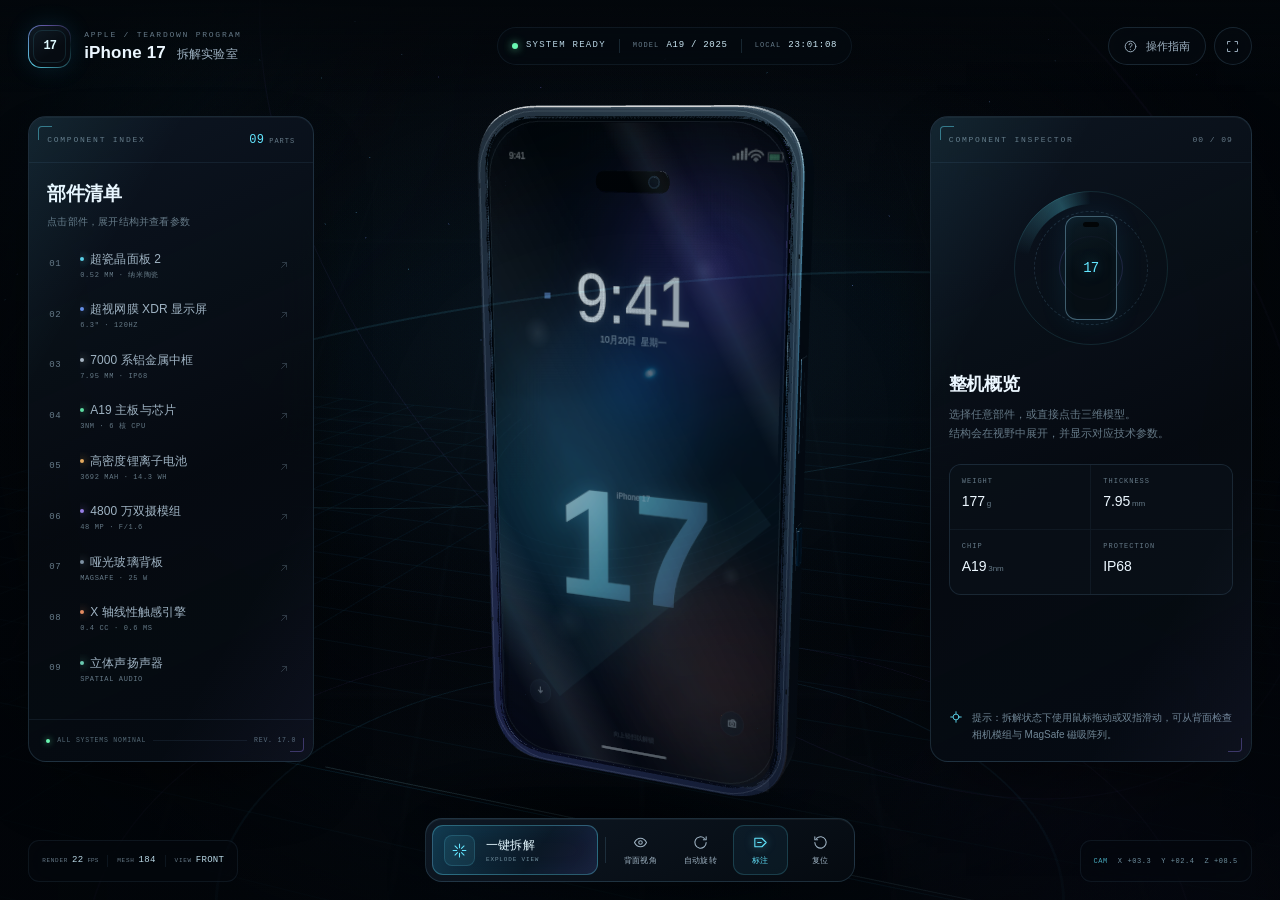
<file: iphone17/index.html>
<!DOCTYPE html>
<html lang="zh-CN">
<head>
  <meta charset="UTF-8" />
  <meta name="viewport" content="width=device-width, initial-scale=1.0, viewport-fit=cover, maximum-scale=1.0, user-scalable=no" />
  <meta name="theme-color" content="#04070b" />
  <meta name="apple-mobile-web-app-capable" content="yes" />
  <meta name="apple-mobile-web-app-status-bar-style" content="black-translucent" />
  <link rel="icon" href="data:image/svg+xml,%3Csvg xmlns='http://www.w3.org/2000/svg' viewBox='0 0 64 64'%3E%3Crect width='64' height='64' rx='14' fill='%23060d14'/%3E%3Ctext x='32' y='43' font-size='27' font-family='monospace' fill='%2363e6ff' text-anchor='middle'%3E17%3C/text%3E%3C/svg%3E" />
  <meta name="description" content="iPhone 17 三维拆解实验室 — 由 Three.js 实时渲染的交互式拆解可视化。" />
  <title>iPhone 17 · 3D 拆解实验室</title>
  <link rel="stylesheet" href="./styles.css" />
</head>
<body>
  <!-- 背景氛围层 -->
  <div class="ambient" aria-hidden="true">
    <span class="ambient__orb ambient__orb--cyan"></span>
    <span class="ambient__orb ambient__orb--violet"></span>
    <span class="ambient__grid"></span>
    <span class="ambient__noise"></span>
    <span class="ambient__scanlines"></span>
  </div>

  <!-- 加载屏 -->
  <div class="loader" id="loader" role="status" aria-live="polite">
    <div class="loader__core">
      <span class="loader__ring"></span>
      <span class="loader__ring loader__ring--2"></span>
      <span class="loader__monogram">17</span>
    </div>
    <div class="loader__title">iPhone 17</div>
    <div class="loader__subtitle">3D TEARDOWN LAB</div>
    <div class="loader__track"><i id="loaderBar"></i></div>
    <div class="loader__meta"><span id="loaderStatus">初始化渲染引擎</span><span id="loaderPct">00%</span></div>
  </div>

  <!-- 3D 画布 -->
  <canvas id="scene" aria-label="iPhone 17 三维拆解模型"></canvas>
  <div class="canvas-shade" aria-hidden="true"></div>

  <!-- 顶部导航 -->
  <header class="topbar">
    <a class="brand" href="#" aria-label="回到整机概览" id="brandHome">
      <span class="brand__mark" aria-hidden="true">
        <i></i><b>17</b>
      </span>
      <span class="brand__copy">
        <span class="brand__eyebrow">APPLE / TEARDOWN PROGRAM</span>
        <span class="brand__name">iPhone 17 <em>拆解实验室</em></span>
      </span>
    </a>

    <div class="topbar__status" aria-hidden="true">
      <div class="status-chip">
        <span class="status-dot" id="statusDot"></span>
        <span id="systemState">SYSTEM READY</span>
      </div>
      <span class="status-divider"></span>
      <div class="status-readout"><span>MODEL</span><b>A19 / 2025</b></div>
      <span class="status-divider"></span>
      <div class="status-readout"><span>LOCAL</span><b id="localClock">--:--:--</b></div>
    </div>

    <nav class="topbar__actions" aria-label="页面操作">
      <button class="ghost-btn" id="guideBtn" type="button">
        <svg viewBox="0 0 24 24" aria-hidden="true"><circle cx="12" cy="12" r="8.5"/><path d="M9.7 9.2a2.4 2.4 0 1 1 3.2 2.3c-.9.4-1.2.8-1.2 1.8"/><path d="M11.7 16.7h.1"/></svg>
        <span>操作指南</span>
      </button>
      <button class="icon-btn" id="fullscreenBtn" type="button" aria-label="切换全屏" title="全屏">
        <svg viewBox="0 0 24 24" aria-hidden="true"><path d="M8 4H4v4M16 4h4v4M20 16v4h-4M4 16v4h4"/></svg>
      </button>
    </nav>
  </header>

  <!-- 左侧部件清单 -->
  <aside class="panel parts-panel" id="partsPanel" aria-label="部件清单">
    <span class="panel__corner panel__corner--tl"></span>
    <span class="panel__corner panel__corner--br"></span>
    <div class="panel__head">
      <span class="kicker">COMPONENT INDEX</span>
      <span class="panel__count"><b id="partCount">09</b><small>PARTS</small></span>
    </div>
    <div class="panel__title-row">
      <div>
        <h2>部件清单</h2>
        <p>点击部件，展开结构并查看参数</p>
      </div>
      <button class="panel-close" id="partsClose" type="button" aria-label="关闭部件清单">
        <svg viewBox="0 0 24 24" aria-hidden="true"><path d="m7 7 10 10M17 7 7 17"/></svg>
      </button>
    </div>
    <div class="parts-list" id="partsList" role="group" aria-label="部件清单条目"></div>
    <div class="panel__foot">
      <span class="foot-pulse"></span>
      <span>ALL SYSTEMS NOMINAL</span>
      <span class="foot-line"></span>
      <span>REV. 17.0</span>
    </div>
  </aside>

  <!-- 右侧详情面板 -->
  <aside class="panel inspector-panel" id="inspectorPanel" aria-label="部件详情">
    <span class="panel__corner panel__corner--tl"></span>
    <span class="panel__corner panel__corner--br"></span>
    <div class="panel__head">
      <span class="kicker">COMPONENT INSPECTOR</span>
      <button class="panel-close" id="inspectorClose" type="button" aria-label="关闭部件详情">
        <svg viewBox="0 0 24 24" aria-hidden="true"><path d="m7 7 10 10M17 7 7 17"/></svg>
      </button>
      <span class="panel__index" id="inspectorIndex">00 / 09</span>
    </div>
    <div class="inspector-body" id="inspectorBody"><!-- JS 渲染 --></div>
  </aside>

  <!-- 三维标注 -->
  <div class="annotation-svg" id="annotationSvg" aria-hidden="true">
    <svg id="leaderSvg"></svg>
  </div>
  <div class="annotation-layer" id="annotationLayer" aria-hidden="true"></div>

  <!-- 悬浮部件提示 -->
  <div class="hover-tip" id="hoverTip" aria-hidden="true">
    <span class="hover-tip__dot"></span>
    <span id="hoverTipText">点击查看部件</span>
    <b>CLICK</b>
  </div>

  <!-- 左下角提示 -->
  <div class="side-readout" aria-hidden="true">
    <div class="side-readout__line"></div>
    <span>INTERACTION</span>
    <p>拖动旋转 · 滚轮缩放 · 点击部件</p>
    <div class="side-readout__keys">
      <kbd>空格</kbd><span>拆解</span>
      <kbd>R</kbd><span>复位</span>
    </div>
  </div>

  <!-- 底部控制台 -->
  <div class="bottom-hud">
    <div class="telemetry" aria-hidden="true">
      <div><span>RENDER</span><b id="fpsValue">60</b><small>FPS</small></div>
      <i></i>
      <div><span>MESH</span><b id="meshValue">000</b></div>
      <i></i>
      <div><span>VIEW</span><b id="viewState">FRONT</b></div>
    </div>

    <div class="toolbar" role="toolbar" aria-label="三维场景控制">
      <button class="tool-btn tool-btn--primary" id="explodeBtn" type="button" aria-pressed="false">
        <span class="tool-btn__icon">
          <svg viewBox="0 0 24 24" aria-hidden="true"><path d="M12 3v5M12 16v5M3 12h5M16 12h5M5.6 5.6l3.5 3.5M14.9 14.9l3.5 3.5M18.4 5.6l-3.5 3.5M9.1 14.9l-3.5 3.5"/></svg>
        </span>
        <span class="tool-btn__copy"><b id="explodeLabel">一键拆解</b><small>EXPLODE VIEW</small></span>
      </button>

      <span class="toolbar__sep"></span>

      <button class="tool-btn tool-btn--compact" id="viewBtn" type="button" aria-pressed="false">
        <span class="tool-btn__icon">
          <svg viewBox="0 0 24 24" aria-hidden="true"><path d="M3.5 12s3-6 8.5-6 8.5 6 8.5 6-3 6-8.5 6-8.5-6-8.5-6Z"/><circle cx="12" cy="12" r="2.5"/></svg>
        </span>
        <span class="tool-btn__label" id="viewLabel">背面视角</span>
      </button>

      <button class="tool-btn tool-btn--compact" id="rotateBtn" type="button" aria-pressed="false">
        <span class="tool-btn__icon">
          <svg viewBox="0 0 24 24" aria-hidden="true"><path d="M20 12a8 8 0 1 1-2.6-5.9"/><path d="M20 4v4h-4"/></svg>
        </span>
        <span class="tool-btn__label">自动旋转</span>
      </button>

      <button class="tool-btn tool-btn--compact is-active" id="labelsBtn" type="button" aria-pressed="true">
        <span class="tool-btn__icon">
          <svg viewBox="0 0 24 24" aria-hidden="true"><path d="M4 6h10l6 6-6 6H4z"/><path d="M8 12h5"/></svg>
        </span>
        <span class="tool-btn__label">标注</span>
      </button>

      <button class="tool-btn tool-btn--compact" id="resetBtn" type="button">
        <span class="tool-btn__icon">
          <svg viewBox="0 0 24 24" aria-hidden="true"><path d="M4 12a8 8 0 1 0 2.3-5.7"/><path d="M4 4v4h4"/></svg>
        </span>
        <span class="tool-btn__label">复位</span>
      </button>

      <button class="tool-btn tool-btn--compact mobile-only" id="partsToggle" type="button" aria-expanded="false">
        <span class="tool-btn__icon">
          <svg viewBox="0 0 24 24" aria-hidden="true"><path d="M4 6h16M4 12h16M4 18h16"/></svg>
        </span>
        <span class="tool-btn__label">清单</span>
      </button>
    </div>

    <div class="coordinate-readout" aria-hidden="true">
      <span class="coord-label">CAM</span>
      <span id="coordX">X +00.0</span>
      <span id="coordY">Y +00.0</span>
      <span id="coordZ">Z +00.0</span>
    </div>
  </div>

  <!-- 首次进入提示 -->
  <div class="coachmark" id="coachmark" role="status">
    <span class="coachmark__line"></span>
    <span class="coachmark__tag">TIP 01</span>
    <p><b>点击任意部件</b>，即可触发拆解动画与高亮标注</p>
    <button type="button" id="coachClose" aria-label="关闭提示">
      <svg viewBox="0 0 24 24" aria-hidden="true"><path d="m7 7 10 10M17 7 7 17"/></svg>
    </button>
  </div>

  <!-- 操作指南弹层 -->
  <div class="modal" id="guideModal" role="dialog" aria-modal="true" aria-labelledby="guideTitle" aria-hidden="true">
    <div class="modal__scrim" data-close-modal></div>
    <div class="modal__card">
      <div class="modal__head">
        <div>
          <span class="kicker">INTERACTION PROTOCOL</span>
          <h2 id="guideTitle">三维拆解操作指南</h2>
        </div>
        <button class="icon-btn" id="guideClose" type="button" aria-label="关闭指南">
          <svg viewBox="0 0 24 24" aria-hidden="true"><path d="m7 7 10 10M17 7 7 17"/></svg>
        </button>
      </div>
      <div class="guide-grid">
        <article><span>01</span><div><b>自由旋转</b><p>按住模型拖动，360° 查看机身、边框与背部材质。</p></div></article>
        <article><span>02</span><div><b>缩放观察</b><p>滚轮或双指捏合，放大检查镜头环、接口与螺丝细节。</p></div></article>
        <article><span>03</span><div><b>点击拆解</b><p>点击任意部件，自动展开结构，并高亮当前选择。</p></div></article>
        <article><span>04</span><div><b>查看参数</b><p>左侧清单或三维标注均可切换部件，右侧同步显示规格。</p></div></article>
      </div>
      <div class="guide-legend">
        <span><i class="legend-dot legend-dot--cyan"></i>选中高亮</span>
        <span><i class="legend-dot legend-dot--violet"></i>结构标注</span>
        <span class="guide-shortcuts">快捷键 <kbd>空格</kbd> 拆解 · <kbd>R</kbd> 复位 · <kbd>L</kbd> 标注</span>
      </div>
      <button class="primary-wide" id="guideStart" type="button"><span>开始探索</span><svg viewBox="0 0 24 24" aria-hidden="true"><path d="M5 12h14M13 6l6 6-6 6"/></svg></button>
    </div>
  </div>

  <!-- WebGL 错误 -->
  <div class="webgl-error" id="webglError" hidden>
    <div>
      <span class="kicker">RENDERER OFFLINE</span>
      <h2>无法启动 3D 渲染</h2>
      <p>请使用支持 WebGL 的现代浏览器，或关闭省电模式后刷新页面。</p>
      <button class="primary-wide" onclick="location.reload()" type="button"><span>重新加载</span></button>
    </div>
  </div>

  <div class="toast" id="toast" role="status" aria-live="polite"></div>

  <noscript>
    <div class="webgl-error">
      <div>
        <span class="kicker">JAVASCRIPT REQUIRED</span>
        <h2>需要启用 JavaScript</h2>
        <p>本页面需要 JavaScript 与 WebGL 才能渲染三维模型。</p>
      </div>
    </div>
  </noscript>

  <script src="./vendor/three.min.js"></script>
  <script src="./app.js"></script>
</body>
</html>
</file>
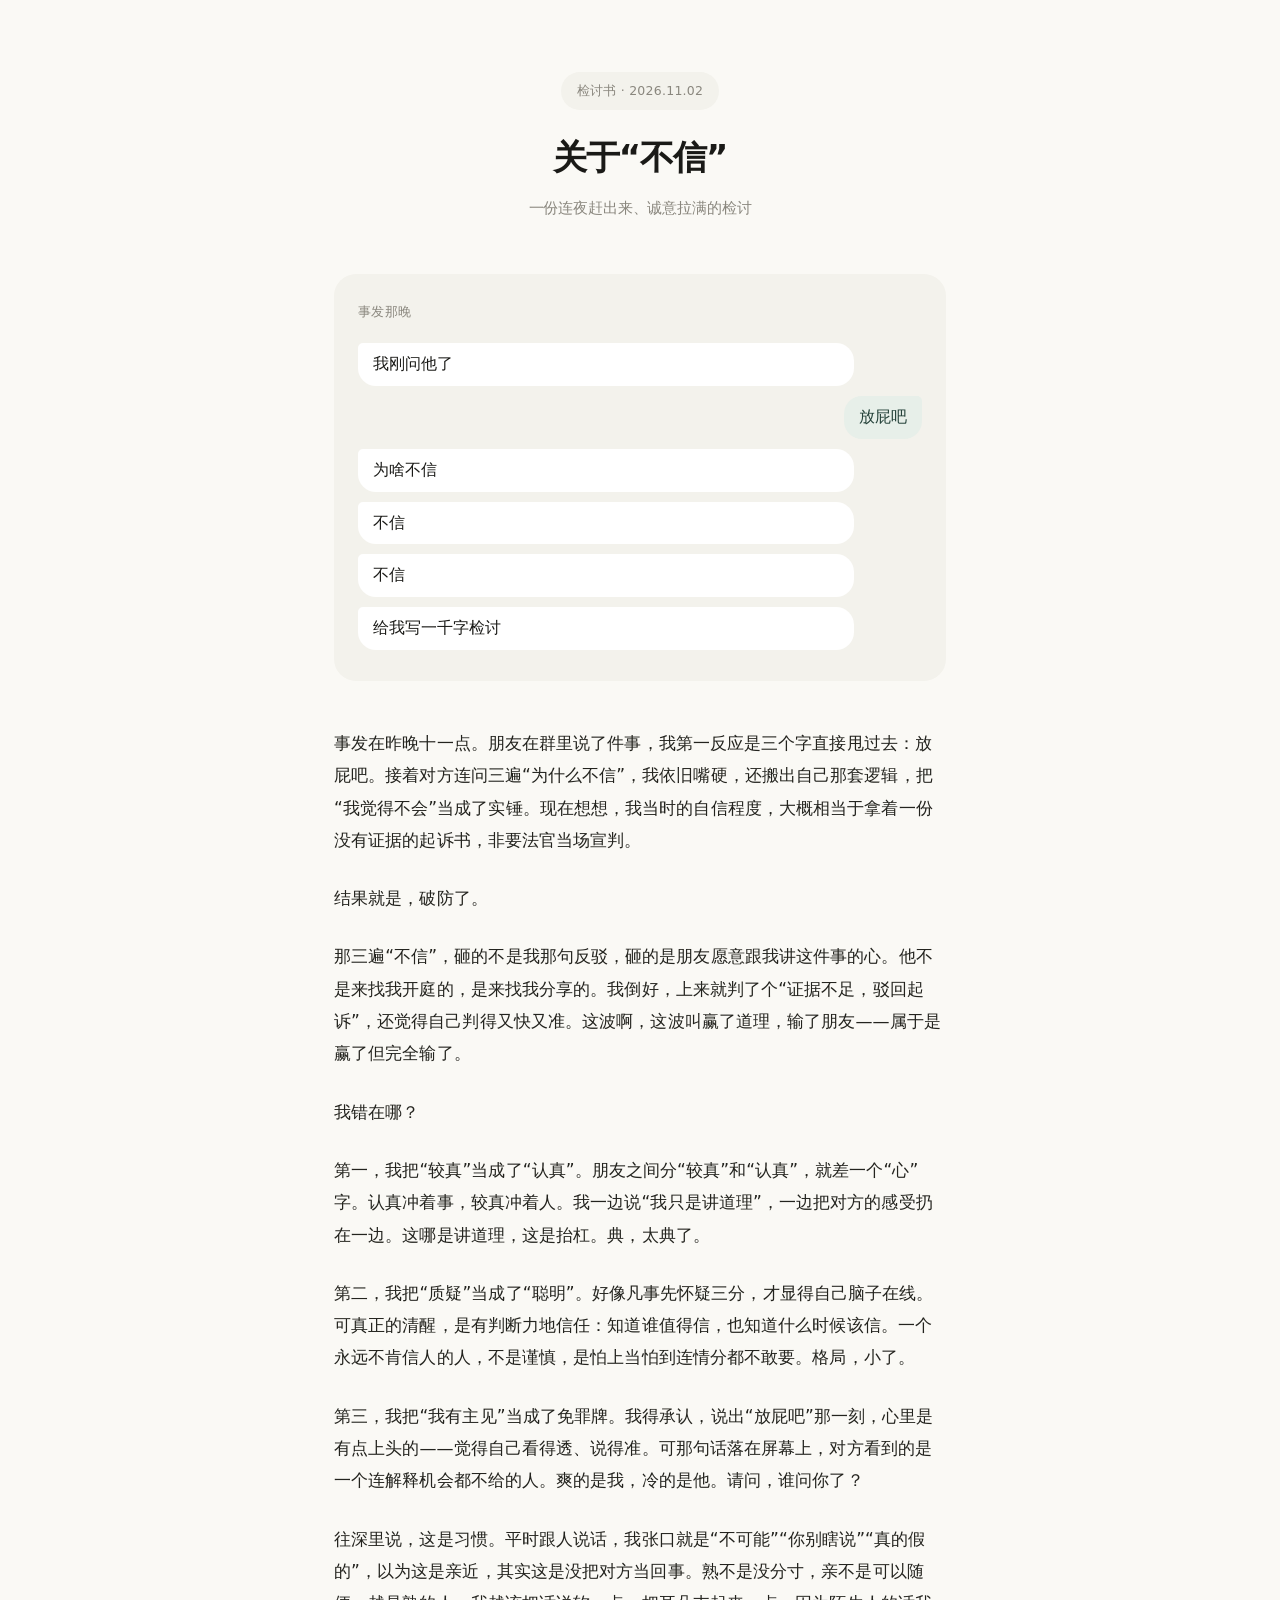
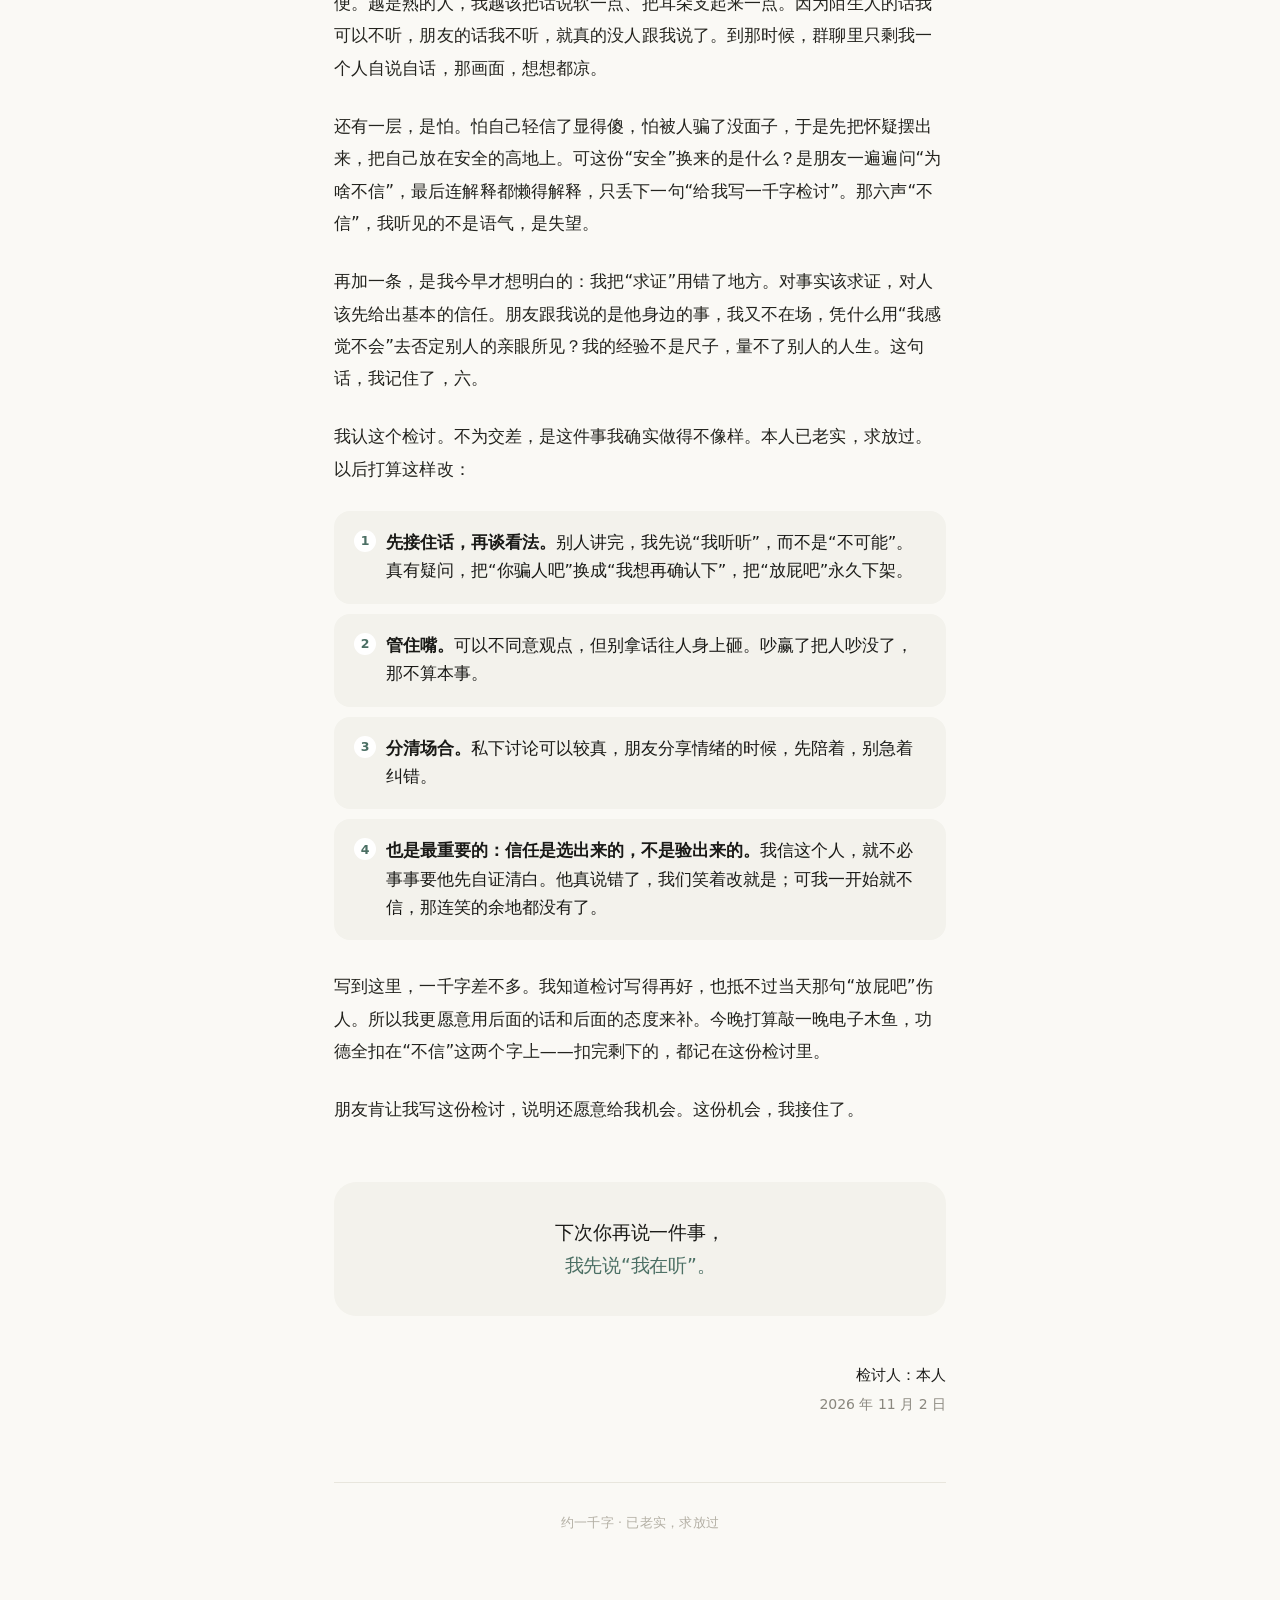
<file: jiantao/index.html>
<!DOCTYPE html>
<html lang="zh-CN">
<head>
<meta charset="UTF-8" />
<meta name="viewport" content="width=device-width, initial-scale=1.0, viewport-fit=cover" />
<meta name="theme-color" content="#faf9f5" />
<meta name="apple-mobile-web-app-capable" content="yes" />
<meta name="apple-mobile-web-app-status-bar-style" content="default" />
<meta name="description" content="一份关于"不信人"的检讨书。" />
<title>检讨书 · 关于“不信”</title>
<style>
:root{
  --paper:#faf9f5;
  --ink:#1a1a17;
  --jade:#4b6f64;
  --tint:#f3f2ec;
  --mute:#8a877e;
  --line:#e8e6dd;
}
*{box-sizing:border-box;-webkit-tap-highlight-color:transparent}
html,body{margin:0;padding:0}
body{
  background:var(--paper);
  color:var(--ink);
  font:17px/1.9 -apple-system,BlinkMacSystemFont,“PingFang SC”,“Hiragino Sans GB”,“Noto Sans CJK SC”,system-ui,sans-serif;
  -webkit-font-smoothing:antialiased;
  text-rendering:optimizeLegibility;
  padding:0 0 80px;
}
.wrap{max-width:660px;margin:0 auto;padding:0 24px}

/* 顶部 */
.hero{padding:72px 0 44px;text-align:center}
.pill{
  display:inline-block;
  font-size:12.5px;letter-spacing:.02em;
  color:var(--mute);
  background:var(--tint);
  border-radius:980px;
  padding:7px 16px;
  margin-bottom:26px;
}
h1{
  font-size:34px;line-height:1.24;font-weight:600;
  letter-spacing:-.03em;margin:0 0 16px;
}
.hero .sub{font-size:15px;color:var(--mute);margin:0;letter-spacing:-.01em}

/* 引子对话 */
.quote{
  margin:8px 0 0;padding:26px 24px;
  background:var(--tint);border-radius:22px;
}
.quote .who{font-size:12.5px;color:var(--mute);margin-bottom:14px;letter-spacing:.02em}
.bubble{
  display:inline-block;
  padding:9px 15px;border-radius:18px;
  font-size:15.5px;line-height:1.6;
  margin:5px 0;
  max-width:88%;
}
.bubble.them{background:#fff;color:var(--ink);border-top-left-radius:5px}
.bubble.me{background:#e7efe9;color:#25423a;border-top-right-radius:5px;margin-left:auto;display:block;width:fit-content}
.qline{display:flex;flex-direction:column}

/* 正文 */
article{padding-top:46px}
article p{
  margin:0 0 26px;
  letter-spacing:.005em;
  color:#23231e;
}
article p:first-of-type::first-letter{
  /* 首字下沉，只用一处强调 */
  font-size:1em;
}

/* 措施列表 */
ol.fix{
  counter-reset:fix;
  list-style:none;
  margin:8px 0 30px;
  padding:0;
}
ol.fix li{
  counter-increment:fix;
  position:relative;
  padding:18px 20px 18px 52px;
  background:var(--tint);
  border-radius:16px;
  margin-bottom:10px;
  font-size:16.5px;
  line-height:1.72;
}
ol.fix li b{font-weight:600}
ol.fix li::before{
  content:counter(fix);
  position:absolute;left:20px;top:19px;
  width:22px;height:22px;
  display:grid;place-items:center;
  font-size:12.5px;font-weight:600;
  color:var(--jade);
  background:#fff;border-radius:50%;
}

/* 结语强调 —— 全文第二处绿色 */
.final{
  margin:56px 0 0;
  padding:34px 26px;
  background:var(--tint);
  border-radius:22px;
  text-align:center;
}
.final p{margin:0;font-size:19px;line-height:1.75;font-weight:500;letter-spacing:-.01em}
.final .jade{color:var(--jade)}

/* 落款 */
.sign{
  margin-top:44px;
  text-align:right;
  font-size:14px;
  color:var(--mute);
  line-height:2;
}
.sign .name{color:var(--ink);font-size:15px}

footer{
  margin-top:64px;padding-top:28px;
  border-top:1px solid var(--line);
  text-align:center;
  font-size:12.5px;color:#b3afa4;
  letter-spacing:.02em;
}
@media(max-width:420px){
  h1{font-size:28px}
  .hero{padding:52px 0 34px}
  body{font-size:16.5px;line-height:1.85}
  .quote{padding:22px 18px}
}
</style>
</head>
<body>

<div class="wrap">

  <header class="hero">
    <span class="pill">检讨书 · 2026.11.02</span>
    <h1>关于“不信”</h1>
    <p class="sub">一份连夜赶出来、诚意拉满的检讨</p>
  </header>

  <div class="quote">
    <div class="who">事发那晚</div>
    <div class="qline">
      <span class="bubble them">我刚问他了</span>
      <span class="bubble me">放屁吧</span>
      <span class="bubble them">为啥不信</span>
      <span class="bubble them">不信</span>
      <span class="bubble them">不信</span>
      <span class="bubble them">给我写一千字检讨</span>
    </div>
  </div>

  <article>
<p>事发在昨晚十一点。朋友在群里说了件事，我第一反应是三个字直接甩过去：放屁吧。接着对方连问三遍“为什么不信”，我依旧嘴硬，还搬出自己那套逻辑，把“我觉得不会”当成了实锤。现在想想，我当时的自信程度，大概相当于拿着一份没有证据的起诉书，非要法官当场宣判。</p>
<p>结果就是，破防了。</p>
<p>那三遍“不信”，砸的不是我那句反驳，砸的是朋友愿意跟我讲这件事的心。他不是来找我开庭的，是来找我分享的。我倒好，上来就判了个“证据不足，驳回起诉”，还觉得自己判得又快又准。这波啊，这波叫赢了道理，输了朋友——属于是赢了但完全输了。</p>
<p>我错在哪？</p>
<p>第一，我把“较真”当成了“认真”。朋友之间分“较真”和“认真”，就差一个“心”字。认真冲着事，较真冲着人。我一边说“我只是讲道理”，一边把对方的感受扔在一边。这哪是讲道理，这是抬杠。典，太典了。</p>
<p>第二，我把“质疑”当成了“聪明”。好像凡事先怀疑三分，才显得自己脑子在线。可真正的清醒，是有判断力地信任：知道谁值得信，也知道什么时候该信。一个永远不肯信人的人，不是谨慎，是怕上当怕到连情分都不敢要。格局，小了。</p>
<p>第三，我把“我有主见”当成了免罪牌。我得承认，说出“放屁吧”那一刻，心里是有点上头的——觉得自己看得透、说得准。可那句话落在屏幕上，对方看到的是一个连解释机会都不给的人。爽的是我，冷的是他。请问，谁问你了？</p>
<p>往深里说，这是习惯。平时跟人说话，我张口就是“不可能”“你别瞎说”“真的假的”，以为这是亲近，其实这是没把对方当回事。熟不是没分寸，亲不是可以随便。越是熟的人，我越该把话说软一点、把耳朵支起来一点。因为陌生人的话我可以不听，朋友的话我不听，就真的没人跟我说了。到那时候，群聊里只剩我一个人自说自话，那画面，想想都凉。</p>
<p>还有一层，是怕。怕自己轻信了显得傻，怕被人骗了没面子，于是先把怀疑摆出来，把自己放在安全的高地上。可这份“安全”换来的是什么？是朋友一遍遍问“为啥不信”，最后连解释都懒得解释，只丢下一句“给我写一千字检讨”。那六声“不信”，我听见的不是语气，是失望。</p>
<p>再加一条，是我今早才想明白的：我把“求证”用错了地方。对事实该求证，对人该先给出基本的信任。朋友跟我说的是他身边的事，我又不在场，凭什么用“我感觉不会”去否定别人的亲眼所见？我的经验不是尺子，量不了别人的人生。这句话，我记住了，六。</p>
<p>我认这个检讨。不为交差，是这件事我确实做得不像样。本人已老实，求放过。以后打算这样改：</p>
<ol class="fix">
<li><b>先接住话，再谈看法。</b>别人讲完，我先说“我听听”，而不是“不可能”。真有疑问，把“你骗人吧”换成“我想再确认下”，把“放屁吧”永久下架。</li>
<li><b>管住嘴。</b>可以不同意观点，但别拿话往人身上砸。吵赢了把人吵没了，那不算本事。</li>
<li><b>分清场合。</b>私下讨论可以较真，朋友分享情绪的时候，先陪着，别急着纠错。</li>
<li><b>也是最重要的：信任是选出来的，不是验出来的。</b>我信这个人，就不必事事要他先自证清白。他真说错了，我们笑着改就是；可我一开始就不信，那连笑的余地都没有了。</li>
</ol>
<p>写到这里，一千字差不多。我知道检讨写得再好，也抵不过当天那句“放屁吧”伤人。所以我更愿意用后面的话和后面的态度来补。今晚打算敲一晚电子木鱼，功德全扣在“不信”这两个字上——扣完剩下的，都记在这份检讨里。</p>
<p>朋友肯让我写这份检讨，说明还愿意给我机会。这份机会，我接住了。</p>
  </article>

  <div class="final">
    <p>下次你再说一件事，<br><span class="jade">我先说“我在听”。</span></p>
  </div>

  <div class="sign">
    <div class="name">检讨人：本人</div>
    <div>2026 年 11 月 2 日</div>
  </div>

  <footer>约一千字 · 已老实，求放过</footer>

</div>

</body>
</html>
</file>
<file: iphone17/styles.css>
/* ============================================================
   iPhone 17 · 3D Teardown Lab
   All visual assets are generated with CSS / Canvas. No images.
   ============================================================ */

:root {
  --bg: #04070b;
  --bg-deep: #020407;
  --panel: rgba(8, 13, 21, 0.72);
  --panel-strong: rgba(10, 17, 26, 0.9);
  --line: rgba(141, 207, 244, 0.15);
  --line-soft: rgba(141, 207, 244, 0.08);
  --text: #ecf7ff;
  --text-dim: #9fb3c3;
  --muted: #657987;
  --cyan: #63e6ff;
  --cyan-hot: #20b8ff;
  --violet: #9d83ff;
  --orange: #ff9961;
  --green: #69f7b1;
  --danger: #ff6f7d;
  --font: "SF Pro Display", "SF Pro Text", -apple-system, BlinkMacSystemFont,
    "Segoe UI", "PingFang SC", "Hiragino Sans GB", "Noto Sans SC",
    "Microsoft YaHei", sans-serif;
  --mono: "SFMono-Regular", "SF Mono", "Roboto Mono", "Cascadia Code",
    "Liberation Mono", monospace;
  --radius: 18px;
  --ease: cubic-bezier(0.22, 1, 0.36, 1);
}

*,
*::before,
*::after {
  box-sizing: border-box;
}

html,
body {
  width: 100%;
  height: 100%;
  margin: 0;
  overflow: hidden;
  background: var(--bg);
}

body {
  color: var(--text);
  font-family: var(--font);
  font-size: 14px;
  line-height: 1.5;
  -webkit-font-smoothing: antialiased;
  -moz-osx-font-smoothing: grayscale;
  user-select: none;
  -webkit-user-select: none;
  -webkit-tap-highlight-color: transparent;
  overscroll-behavior: none;
}

button,
a {
  font: inherit;
  color: inherit;
  -webkit-tap-highlight-color: transparent;
}

button {
  border: 0;
  background: none;
  cursor: pointer;
}

svg {
  display: block;
  fill: none;
  stroke: currentColor;
  stroke-width: 1.5;
  stroke-linecap: round;
  stroke-linejoin: round;
}

::selection {
  background: rgba(99, 230, 255, 0.25);
}

/* ------------------------------ Ambient ------------------------------ */

.ambient {
  position: fixed;
  inset: 0;
  z-index: 0;
  overflow: hidden;
  pointer-events: none;
  background:
    radial-gradient(ellipse 65% 48% at 50% 38%, rgba(11, 31, 46, 0.55), transparent 70%),
    radial-gradient(ellipse 80% 75% at 50% 110%, rgba(5, 13, 20, 0.85), transparent 68%),
    linear-gradient(180deg, #05090e 0%, #03060a 52%, #030509 100%);
}

.ambient__orb {
  position: absolute;
  display: block;
  width: 48vw;
  height: 48vw;
  min-width: 420px;
  min-height: 420px;
  border-radius: 50%;
  filter: blur(90px);
  opacity: 0.17;
  mix-blend-mode: screen;
}

.ambient__orb--cyan {
  top: -27vw;
  left: -20vw;
  background: radial-gradient(circle, rgba(46, 205, 255, 0.8), transparent 65%);
  animation: ambientDrift 16s var(--ease) infinite alternate;
}

.ambient__orb--violet {
  right: -18vw;
  bottom: -25vw;
  background: radial-gradient(circle, rgba(120, 86, 255, 0.9), transparent 66%);
  animation: ambientDrift 20s var(--ease) infinite alternate-reverse;
}

.ambient__grid {
  position: absolute;
  inset: -25% -20% -10%;
  background-image:
    linear-gradient(rgba(78, 163, 205, 0.055) 1px, transparent 1px),
    linear-gradient(90deg, rgba(78, 163, 205, 0.055) 1px, transparent 1px);
  background-size: 64px 64px;
  opacity: 0.45;
  transform: perspective(720px) rotateX(62deg) translateY(21%);
  transform-origin: center top;
  mask-image: radial-gradient(ellipse at 50% 58%, #000 0%, transparent 63%);
  -webkit-mask-image: radial-gradient(ellipse at 50% 58%, #000 0%, transparent 63%);
}

.ambient__noise {
  position: absolute;
  inset: 0;
  opacity: 0.055;
  background-image: url("data:image/svg+xml,%3Csvg xmlns='http://www.w3.org/2000/svg' width='180' height='180'%3E%3Cfilter id='n'%3E%3CfeTurbulence type='fractalNoise' baseFrequency='0.85' numOctaves='3' stitchTiles='stitch'/%3E%3C/filter%3E%3Crect width='100%25' height='100%25' filter='url(%23n)'/%3E%3C/svg%3E");
  mix-blend-mode: soft-light;
}

.ambient__scanlines {
  position: absolute;
  inset: 0;
  opacity: 0.14;
  background: repeating-linear-gradient(
    to bottom,
    rgba(180, 230, 255, 0.035) 0,
    rgba(180, 230, 255, 0.035) 1px,
    transparent 1px,
    transparent 4px
  );
}

@keyframes ambientDrift {
  from { transform: translate3d(0, 0, 0) scale(1); }
  to { transform: translate3d(3vw, 2.5vw, 0) scale(1.12); }
}

/* ------------------------------ Canvas ------------------------------- */

#scene {
  position: fixed;
  inset: 0;
  z-index: 1;
  width: 100%;
  height: 100%;
  touch-action: none;
  cursor: grab;
  outline: none;
}

#scene.is-grabbing {
  cursor: grabbing;
}

#scene.is-hovering {
  cursor: pointer;
}

.canvas-shade {
  position: fixed;
  inset: 0;
  z-index: 2;
  pointer-events: none;
  background:
    radial-gradient(ellipse 60% 62% at 50% 46%, transparent 32%, rgba(2, 5, 9, 0.24) 70%, rgba(2, 5, 9, 0.78) 100%),
    linear-gradient(90deg, rgba(2, 5, 9, 0.35), transparent 18%, transparent 82%, rgba(2, 5, 9, 0.35));
}

/* ------------------------------ Loader ------------------------------- */

.loader {
  position: fixed;
  inset: 0;
  z-index: 200;
  display: flex;
  flex-direction: column;
  align-items: center;
  justify-content: center;
  background:
    radial-gradient(circle at 50% 44%, rgba(17, 48, 67, 0.62), transparent 38%),
    #03060a;
  transition: opacity 0.8s var(--ease), visibility 0.8s;
}

.loader.is-done {
  opacity: 0;
  visibility: hidden;
  pointer-events: none;
}

.loader__core {
  position: relative;
  width: 92px;
  height: 92px;
  display: grid;
  place-items: center;
  margin-bottom: 28px;
}

.loader__ring {
  position: absolute;
  inset: 0;
  border: 1px solid rgba(99, 230, 255, 0.14);
  border-top-color: var(--cyan);
  border-right-color: rgba(157, 131, 255, 0.75);
  border-radius: 50%;
  animation: spin 1.8s linear infinite;
  box-shadow: 0 0 34px rgba(61, 204, 255, 0.12);
}

.loader__ring--2 {
  inset: 15px;
  border-top-color: transparent;
  border-right-color: transparent;
  border-left-color: rgba(157, 131, 255, 0.7);
  animation-duration: 1.15s;
  animation-direction: reverse;
}

.loader__monogram {
  font-family: var(--mono);
  font-size: 23px;
  font-weight: 300;
  letter-spacing: -0.08em;
  color: var(--cyan);
  text-shadow: 0 0 24px rgba(99, 230, 255, 0.55);
}

.loader__title {
  font-size: 26px;
  font-weight: 600;
  letter-spacing: 0.02em;
  color: #f4fbff;
}

.loader__subtitle {
  margin-top: 4px;
  font-family: var(--mono);
  font-size: 9px;
  letter-spacing: 0.36em;
  color: var(--muted);
}

.loader__track {
  width: min(240px, 58vw);
  height: 1px;
  margin-top: 34px;
  background: rgba(159, 216, 245, 0.14);
  overflow: hidden;
}

.loader__track i {
  display: block;
  width: 0%;
  height: 100%;
  background: linear-gradient(90deg, var(--violet), var(--cyan));
  box-shadow: 0 0 14px rgba(99, 230, 255, 0.75);
  transition: width 0.35s var(--ease);
}

.loader__meta {
  width: min(240px, 58vw);
  display: flex;
  justify-content: space-between;
  margin-top: 10px;
  font-family: var(--mono);
  font-size: 8px;
  letter-spacing: 0.16em;
  color: var(--muted);
}

/* ------------------------------ Topbar ------------------------------- */

.topbar {
  position: fixed;
  top: 0;
  left: 0;
  right: 0;
  z-index: 50;
  height: 92px;
  display: flex;
  align-items: center;
  justify-content: space-between;
  gap: 22px;
  padding: 0 clamp(18px, 2.2vw, 36px);
  background: linear-gradient(180deg, rgba(3, 7, 11, 0.82), rgba(3, 7, 11, 0));
  pointer-events: none;
}

.topbar > * {
  pointer-events: auto;
}

.brand {
  display: flex;
  align-items: center;
  gap: 13px;
  color: var(--text);
  text-decoration: none;
  flex: 0 0 auto;
}

.brand__mark {
  position: relative;
  width: 43px;
  height: 43px;
  display: grid;
  place-items: center;
  border-radius: 13px;
  background: conic-gradient(from 215deg, rgba(99, 230, 255, 0.9), rgba(157, 131, 255, 0.6) 38%, rgba(99, 230, 255, 0.08) 64%, rgba(99, 230, 255, 0.8));
  box-shadow: 0 0 24px rgba(50, 190, 255, 0.13);
  padding: 1px;
}

.brand__mark::after {
  content: "";
  position: absolute;
  inset: 5px;
  border: 1px solid rgba(99, 230, 255, 0.12);
  border-radius: 9px;
  pointer-events: none;
}

.brand__mark i {
  position: absolute;
  inset: 1px;
  border-radius: 12px;
  background: linear-gradient(145deg, #101b25, #060b11 62%);
}

.brand__mark b {
  position: relative;
  z-index: 1;
  font-family: var(--mono);
  font-size: 12px;
  font-weight: 600;
  letter-spacing: -0.08em;
  color: #dffaff;
}

.brand__copy {
  display: flex;
  flex-direction: column;
  gap: 3px;
}

.brand__eyebrow {
  font-family: var(--mono);
  font-size: 8px;
  font-weight: 500;
  letter-spacing: 0.22em;
  color: var(--muted);
}

.brand__name {
  font-size: 17px;
  font-weight: 600;
  letter-spacing: 0.01em;
  line-height: 1.1;
}

.brand__name em {
  font-style: normal;
  font-weight: 400;
  font-size: 12px;
  color: var(--text-dim);
  margin-left: 6px;
}

.topbar__status {
  display: flex;
  align-items: center;
  gap: 17px;
  height: 38px;
  padding: 0 18px;
  border: 1px solid var(--line-soft);
  border-radius: 999px;
  background: rgba(7, 13, 20, 0.4);
  backdrop-filter: blur(16px);
  -webkit-backdrop-filter: blur(16px);
}

.status-chip {
  display: flex;
  align-items: center;
  gap: 8px;
  font-family: var(--mono);
  font-size: 9px;
  letter-spacing: 0.14em;
  color: #b8d4e3;
  white-space: nowrap;
}

.status-dot {
  width: 6px;
  height: 6px;
  border-radius: 50%;
  background: var(--green);
  box-shadow: 0 0 8px rgba(105, 247, 177, 0.8);
  animation: pulseDot 2.2s ease-in-out infinite;
}

.status-dot.is-active {
  background: var(--cyan);
  box-shadow: 0 0 10px rgba(99, 230, 255, 0.9);
}

.status-divider {
  width: 1px;
  height: 14px;
  background: var(--line);
}

.status-readout {
  display: flex;
  align-items: baseline;
  gap: 7px;
  font-family: var(--mono);
  white-space: nowrap;
}

.status-readout span {
  font-size: 7px;
  letter-spacing: 0.16em;
  color: var(--muted);
}

.status-readout b {
  font-size: 9px;
  font-weight: 500;
  letter-spacing: 0.08em;
  color: #cce8f5;
}

.topbar__actions {
  display: flex;
  align-items: center;
  gap: 8px;
  flex: 0 0 auto;
}

.ghost-btn {
  height: 38px;
  display: inline-flex;
  align-items: center;
  gap: 8px;
  padding: 0 14px;
  border: 1px solid var(--line);
  border-radius: 999px;
  background: rgba(8, 14, 22, 0.44);
  backdrop-filter: blur(16px);
  -webkit-backdrop-filter: blur(16px);
  color: var(--text-dim);
  font-size: 11px;
  letter-spacing: 0.03em;
  transition: border-color 0.25s, color 0.25s, background 0.25s;
}

.ghost-btn svg {
  width: 15px;
  height: 15px;
}

.ghost-btn:hover {
  color: var(--text);
  border-color: rgba(99, 230, 255, 0.36);
  background: rgba(11, 22, 32, 0.7);
}

.icon-btn {
  width: 38px;
  height: 38px;
  display: grid;
  place-items: center;
  border: 1px solid var(--line);
  border-radius: 50%;
  background: rgba(8, 14, 22, 0.44);
  backdrop-filter: blur(16px);
  -webkit-backdrop-filter: blur(16px);
  color: var(--text-dim);
  transition: border-color 0.25s, color 0.25s, transform 0.25s;
}

.icon-btn svg {
  width: 15px;
  height: 15px;
}

.icon-btn:hover {
  color: var(--cyan);
  border-color: rgba(99, 230, 255, 0.4);
  transform: translateY(-1px);
}

/* ------------------------------ Panels ------------------------------- */

.panel {
  position: fixed;
  z-index: 30;
  display: flex;
  flex-direction: column;
  border: 1px solid var(--line);
  border-radius: var(--radius);
  background:
    linear-gradient(155deg, rgba(15, 25, 37, 0.78), rgba(5, 10, 16, 0.66) 56%, rgba(6, 12, 19, 0.78)),
    var(--panel);
  backdrop-filter: blur(24px) saturate(125%);
  -webkit-backdrop-filter: blur(24px) saturate(125%);
  box-shadow:
    0 30px 80px -36px rgba(0, 0, 0, 0.9),
    inset 0 1px 0 rgba(212, 243, 255, 0.04);
  overflow: hidden;
}

.panel::before {
  content: "";
  position: absolute;
  inset: 0;
  border-radius: inherit;
  background: linear-gradient(120deg, rgba(99, 230, 255, 0.08), transparent 24%, transparent 76%, rgba(157, 131, 255, 0.055));
  pointer-events: none;
}

.panel__corner {
  position: absolute;
  width: 14px;
  height: 14px;
  z-index: 1;
  pointer-events: none;
}

.panel__corner--tl {
  top: 9px;
  left: 9px;
  border-top: 1px solid rgba(99, 230, 255, 0.45);
  border-left: 1px solid rgba(99, 230, 255, 0.45);
  border-top-left-radius: 4px;
}

.panel__corner--br {
  right: 9px;
  bottom: 9px;
  border-right: 1px solid rgba(157, 131, 255, 0.34);
  border-bottom: 1px solid rgba(157, 131, 255, 0.34);
  border-bottom-right-radius: 4px;
}

.parts-panel {
  left: clamp(16px, 2.2vw, 36px);
  top: 116px;
  bottom: 138px;
  width: 286px;
}

.inspector-panel {
  right: clamp(16px, 2.2vw, 36px);
  top: 116px;
  bottom: 138px;
  width: 322px;
}

.panel__head {
  flex: 0 0 auto;
  height: 46px;
  display: flex;
  align-items: center;
  justify-content: space-between;
  gap: 10px;
  padding: 0 18px;
  border-bottom: 1px solid var(--line-soft);
}

.kicker {
  font-family: var(--mono);
  font-size: 8px;
  font-weight: 500;
  letter-spacing: 0.22em;
  color: var(--muted);
  white-space: nowrap;
}

.panel__count {
  display: flex;
  align-items: baseline;
  gap: 5px;
  font-family: var(--mono);
}

.panel__count b {
  font-size: 12px;
  font-weight: 500;
  color: var(--cyan);
  letter-spacing: 0.02em;
}

.panel__count small {
  font-size: 7px;
  letter-spacing: 0.14em;
  color: var(--muted);
}

.panel__title-row {
  flex: 0 0 auto;
  display: flex;
  align-items: flex-start;
  justify-content: space-between;
  padding: 17px 18px 12px;
}

.panel__title-row h2 {
  margin: 0;
  font-size: 19px;
  font-weight: 600;
  letter-spacing: -0.02em;
}

.panel__title-row p {
  margin: 5px 0 0;
  font-size: 10px;
  color: var(--muted);
  letter-spacing: 0.02em;
}

.panel-close {
  display: none;
  width: 30px;
  height: 30px;
  place-items: center;
  border: 1px solid var(--line);
  border-radius: 50%;
  color: var(--text-dim);
  flex: 0 0 auto;
}

.panel-close svg {
  width: 14px;
  height: 14px;
}

.parts-list {
  flex: 1 1 auto;
  min-height: 0;
  overflow-y: auto;
  padding: 0 10px 10px;
  scrollbar-width: none;
}

.parts-list::-webkit-scrollbar,
.inspector-body::-webkit-scrollbar {
  width: 0;
  height: 0;
}

.part-row {
  position: relative;
  width: 100%;
  display: grid;
  grid-template-columns: 22px 1fr 16px;
  align-items: center;
  gap: 9px;
  padding: 8px 10px 8px 9px;
  margin-bottom: 2px;
  border: 1px solid transparent;
  border-radius: 11px;
  text-align: left;
  color: var(--text-dim);
  transition: background 0.28s var(--ease), border-color 0.28s, color 0.28s, transform 0.28s;
}

.part-row::before {
  content: "";
  position: absolute;
  left: 0;
  top: 50%;
  width: 2px;
  height: 0;
  border-radius: 2px;
  background: var(--part-accent, var(--cyan));
  box-shadow: 0 0 10px var(--part-accent, var(--cyan));
  transform: translateY(-50%);
  transition: height 0.3s var(--ease);
}

.part-row:hover {
  background: rgba(121, 194, 229, 0.055);
  border-color: rgba(130, 200, 235, 0.11);
  color: var(--text);
  transform: translateX(2px);
}

.part-row.is-selected {
  background:
    linear-gradient(90deg, color-mix(in srgb, var(--part-accent) 10%, transparent), transparent 72%),
    rgba(120, 195, 230, 0.04);
  border-color: color-mix(in srgb, var(--part-accent) 28%, transparent);
  color: var(--text);
}

.part-row.is-selected::before {
  height: 54%;
}

.part-row__index {
  font-family: var(--mono);
  font-size: 9px;
  letter-spacing: 0.08em;
  color: var(--muted);
  transition: color 0.25s;
}

.part-row.is-selected .part-row__index {
  color: var(--part-accent, var(--cyan));
}

.part-row__copy {
  min-width: 0;
  display: flex;
  flex-direction: column;
  gap: 2px;
}

.part-row__copy strong {
  display: flex;
  align-items: center;
  gap: 6px;
  font-size: 12px;
  font-weight: 500;
  letter-spacing: 0.01em;
  white-space: nowrap;
  overflow: hidden;
  text-overflow: ellipsis;
}

.part-row__copy strong i {
  width: 4px;
  height: 4px;
  border-radius: 50%;
  background: var(--part-accent);
  box-shadow: 0 0 8px var(--part-accent);
  flex: 0 0 auto;
  opacity: 0.9;
}

.part-row__copy small {
  display: block;
  font-family: var(--mono);
  font-size: 7px;
  letter-spacing: 0.09em;
  color: var(--muted);
  white-space: nowrap;
  overflow: hidden;
  text-overflow: ellipsis;
  text-transform: uppercase;
}

.part-row__arrow {
  display: grid;
  place-items: center;
  width: 16px;
  height: 16px;
  color: var(--muted);
  opacity: 0.55;
  transition: transform 0.28s var(--ease), color 0.28s, opacity 0.28s;
}

.part-row__arrow svg {
  width: 12px;
  height: 12px;
}

.part-row:hover .part-row__arrow,
.part-row.is-selected .part-row__arrow {
  color: var(--part-accent, var(--cyan));
  opacity: 1;
  transform: translate(1px, -1px);
}

.panel__foot {
  flex: 0 0 auto;
  height: 42px;
  display: flex;
  align-items: center;
  gap: 7px;
  padding: 0 17px;
  border-top: 1px solid var(--line-soft);
  font-family: var(--mono);
  font-size: 6.5px;
  letter-spacing: 0.12em;
  color: #566b78;
  white-space: nowrap;
}

.foot-pulse {
  width: 4px;
  height: 4px;
  border-radius: 50%;
  background: var(--green);
  box-shadow: 0 0 6px rgba(105, 247, 177, 0.8);
}

.foot-line {
  flex: 1;
  height: 1px;
  background: var(--line-soft);
}

/* ------------------------------ Inspector ---------------------------- */

.inspector-panel .panel__head {
  justify-content: flex-start;
}

.panel__index {
  margin-left: auto;
  font-family: var(--mono);
  font-size: 8px;
  letter-spacing: 0.12em;
  color: var(--muted);
  white-space: nowrap;
}

.inspector-body {
  flex: 1 1 auto;
  min-height: 0;
  overflow-y: auto;
  padding: 20px 18px 18px;
}

.empty-state {
  display: flex;
  flex-direction: column;
  min-height: 100%;
}

.empty-state__visual {
  position: relative;
  width: 154px;
  height: 154px;
  margin: 8px auto 26px;
  display: grid;
  place-items: center;
}

.empty-state__orbit {
  position: absolute;
  inset: 0;
  border: 1px solid rgba(99, 230, 255, 0.11);
  border-radius: 50%;
}

.empty-state__orbit::before,
.empty-state__orbit::after {
  content: "";
  position: absolute;
  border-radius: 50%;
}

.empty-state__orbit::before {
  inset: 19px;
  border: 1px dashed rgba(141, 207, 244, 0.15);
  animation: spin 28s linear infinite;
}

.empty-state__orbit::after {
  inset: 44px;
  border: 1px solid rgba(157, 131, 255, 0.16);
}

.empty-state__sweep {
  position: absolute;
  inset: 0;
  border-radius: 50%;
  background: conic-gradient(from 0deg, transparent 0 78%, rgba(99, 230, 255, 0.28) 93%, transparent 100%);
  mask: radial-gradient(circle, transparent 58%, #000 59%);
  -webkit-mask: radial-gradient(circle, transparent 58%, #000 59%);
  animation: spin 7s linear infinite;
}

.empty-state__device {
  position: relative;
  width: 52px;
  height: 104px;
  border: 1px solid rgba(155, 224, 255, 0.38);
  border-radius: 12px;
  background:
    linear-gradient(160deg, rgba(61, 150, 190, 0.1), transparent 48%),
    rgba(7, 14, 21, 0.8);
  box-shadow: 0 0 28px rgba(52, 181, 235, 0.1), inset 0 0 12px rgba(81, 207, 255, 0.06);
}

.empty-state__device::before {
  content: "";
  position: absolute;
  top: 5px;
  left: 50%;
  width: 16px;
  height: 5px;
  border-radius: 4px;
  background: #020507;
  transform: translateX(-50%);
}

.empty-state__device::after {
  content: "17";
  position: absolute;
  inset: 0;
  display: grid;
  place-items: center;
  font-family: var(--mono);
  font-size: 14px;
  letter-spacing: -0.06em;
  color: var(--cyan);
  text-shadow: 0 0 14px rgba(99, 230, 255, 0.55);
}

.empty-state h3 {
  margin: 0;
  font-size: 18px;
  font-weight: 600;
  letter-spacing: -0.02em;
}

.empty-state > p {
  margin: 7px 0 20px;
  color: var(--muted);
  font-size: 11px;
  line-height: 1.75;
}

.overview-grid {
  display: grid;
  grid-template-columns: 1fr 1fr;
  gap: 1px;
  border: 1px solid var(--line-soft);
  border-radius: 12px;
  overflow: hidden;
  background: var(--line-soft);
}

.overview-stat {
  min-height: 64px;
  padding: 11px 12px;
  background: rgba(7, 13, 20, 0.82);
}

.overview-stat span {
  display: block;
  font-family: var(--mono);
  font-size: 7px;
  letter-spacing: 0.14em;
  color: var(--muted);
}

.overview-stat b {
  display: block;
  margin-top: 5px;
  font-size: 14px;
  font-weight: 500;
  letter-spacing: -0.01em;
}

.overview-stat b small {
  margin-left: 2px;
  font-size: 8px;
  color: var(--muted);
  font-weight: 400;
}

.empty-state__hint {
  margin-top: auto;
  padding-top: 24px;
  display: flex;
  gap: 9px;
  align-items: flex-start;
  font-size: 10px;
  color: #708696;
  line-height: 1.7;
}

.empty-state__hint svg {
  width: 14px;
  height: 14px;
  color: var(--cyan);
  flex: 0 0 auto;
  margin-top: 1px;
}

/* Inspector selected state */
.part-hero {
  position: relative;
  padding-bottom: 18px;
  border-bottom: 1px solid var(--line-soft);
  animation: contentIn 0.45s var(--ease) both;
}

.part-hero::after {
  content: "";
  position: absolute;
  left: 0;
  bottom: -1px;
  width: 42px;
  height: 1px;
  background: var(--part-accent);
  box-shadow: 0 0 10px var(--part-accent);
}

.part-hero__top {
  display: flex;
  align-items: center;
  justify-content: space-between;
  margin-bottom: 15px;
}

.part-hero__badge {
  display: inline-flex;
  align-items: center;
  gap: 7px;
  padding: 4px 8px;
  border: 1px solid color-mix(in srgb, var(--part-accent) 30%, transparent);
  border-radius: 999px;
  font-family: var(--mono);
  font-size: 7px;
  letter-spacing: 0.1em;
  color: var(--part-accent);
  background: color-mix(in srgb, var(--part-accent) 7%, transparent);
}

.part-hero__badge i {
  width: 4px;
  height: 4px;
  border-radius: 50%;
  background: var(--part-accent);
  box-shadow: 0 0 7px var(--part-accent);
}

.part-hero__glyph {
  font-family: var(--mono);
  font-size: 34px;
  font-weight: 300;
  letter-spacing: -0.08em;
  color: rgba(168, 222, 248, 0.13);
  line-height: 1;
}

.part-hero h3 {
  margin: 0;
  font-size: 23px;
  font-weight: 600;
  letter-spacing: -0.035em;
  line-height: 1.18;
}

.part-hero .part-en {
  margin: 4px 0 0;
  font-family: var(--mono);
  font-size: 8px;
  letter-spacing: 0.18em;
  color: var(--muted);
  text-transform: uppercase;
}

.part-desc {
  margin: 13px 0 0;
  font-size: 11px;
  line-height: 1.8;
  color: var(--text-dim);
}

.section-label {
  display: flex;
  align-items: center;
  gap: 8px;
  margin: 20px 0 10px;
  font-family: var(--mono);
  font-size: 7.5px;
  letter-spacing: 0.18em;
  color: var(--muted);
}

.section-label::after {
  content: "";
  flex: 1;
  height: 1px;
  background: var(--line-soft);
}

.spec-list {
  display: flex;
  flex-direction: column;
  border: 1px solid var(--line-soft);
  border-radius: 11px;
  overflow: hidden;
  background: rgba(4, 9, 14, 0.32);
}

.spec-row {
  display: flex;
  align-items: baseline;
  justify-content: space-between;
  gap: 15px;
  min-height: 37px;
  padding: 9px 11px;
  border-bottom: 1px solid var(--line-soft);
}

.spec-row:last-child {
  border-bottom: 0;
}

.spec-row span {
  font-size: 9px;
  color: var(--muted);
  white-space: nowrap;
}

.spec-row b {
  font-family: var(--mono);
  font-size: 9.5px;
  font-weight: 500;
  letter-spacing: 0.02em;
  color: #d7eff9;
  text-align: right;
}

.tag-row {
  display: flex;
  flex-wrap: wrap;
  gap: 5px;
  margin-top: 12px;
}

.tag {
  padding: 4px 8px;
  border: 1px solid var(--line-soft);
  border-radius: 999px;
  font-family: var(--mono);
  font-size: 7px;
  letter-spacing: 0.09em;
  color: #90aeba;
  background: rgba(115, 190, 225, 0.035);
}

.tech-note {
  margin-top: 15px;
  display: flex;
  gap: 8px;
  padding: 10px 11px;
  border-left: 1px solid color-mix(in srgb, var(--part-accent) 48%, transparent);
  background: color-mix(in srgb, var(--part-accent) 4%, transparent);
  font-family: var(--mono);
  font-size: 7.5px;
  line-height: 1.8;
  letter-spacing: 0.03em;
  color: #7f9aa9;
}

.tech-note svg {
  width: 13px;
  height: 13px;
  color: var(--part-accent);
  flex: 0 0 auto;
  margin-top: 1px;
}

.inspector-actions {
  display: flex;
  gap: 7px;
  margin-top: 16px;
}

.inspector-actions button {
  flex: 1;
  min-height: 36px;
  display: inline-flex;
  align-items: center;
  justify-content: center;
  gap: 6px;
  border: 1px solid var(--line);
  border-radius: 9px;
  font-size: 10px;
  color: var(--text-dim);
  background: rgba(98, 178, 218, 0.035);
  transition: 0.25s;
}

.inspector-actions button:hover {
  color: var(--text);
  border-color: rgba(99, 230, 255, 0.32);
  background: rgba(99, 230, 255, 0.06);
}

.inspector-actions button svg {
  width: 13px;
  height: 13px;
}

@keyframes contentIn {
  from { opacity: 0; transform: translateY(8px); }
  to { opacity: 1; transform: translateY(0); }
}

/* ------------------------------ Annotations -------------------------- */

.annotation-svg {
  position: fixed;
  inset: 0;
  z-index: 8;
  pointer-events: none;
}

.annotation-svg svg {
  width: 100%;
  height: 100%;
  overflow: visible;
}

.annotation-layer {
  position: fixed;
  inset: 0;
  z-index: 9;
  pointer-events: none;
}

.anno-card {
  position: absolute;
  top: 0;
  left: 0;
  width: 174px;
  min-height: 44px;
  padding: 7px 10px 8px;
  text-align: left;
  font-family: var(--font);
  border: 1px solid rgba(126, 199, 231, 0.16);
  border-radius: 9px;
  background:
    linear-gradient(130deg, rgba(15, 27, 39, 0.88), rgba(5, 10, 16, 0.8)),
    rgba(7, 12, 19, 0.88);
  backdrop-filter: blur(14px);
  -webkit-backdrop-filter: blur(14px);
  box-shadow: 0 12px 30px -18px rgba(0, 0, 0, 0.95), inset 0 1px 0 rgba(214, 243, 255, 0.04);
  opacity: 0;
  visibility: hidden;
  pointer-events: none;
  cursor: pointer;
  transform: translate3d(-200px, -200px, 0);
  transition: opacity 0.3s var(--ease), border-color 0.3s, background 0.3s, box-shadow 0.3s;
  will-change: transform;
}

.anno-card.is-visible {
  opacity: 1;
  visibility: visible;
  pointer-events: auto;
}

.anno-card:hover,
.anno-card.is-selected {
  border-color: color-mix(in srgb, var(--anno-accent, var(--cyan)) 50%, transparent);
  background:
    linear-gradient(130deg, color-mix(in srgb, var(--anno-accent) 10%, rgba(15, 27, 39, 0.92)), rgba(5, 10, 16, 0.9)),
    rgba(7, 12, 19, 0.9);
  box-shadow:
    0 12px 34px -18px rgba(0, 0, 0, 0.95),
    0 0 24px -8px color-mix(in srgb, var(--anno-accent) 35%, transparent),
    inset 0 1px 0 rgba(214, 243, 255, 0.06);
}

.anno-card__head {
  display: flex;
  align-items: center;
  gap: 6px;
}

.anno-card__dot {
  width: 4px;
  height: 4px;
  border-radius: 50%;
  flex: 0 0 auto;
  background: var(--anno-accent, var(--cyan));
  box-shadow: 0 0 7px var(--anno-accent, var(--cyan));
}

.anno-card__index {
  font-family: var(--mono);
  font-size: 6.5px;
  letter-spacing: 0.12em;
  color: var(--muted);
}

.anno-card__name {
  display: block;
  margin: 3px 0 1px;
  font-size: 10.5px;
  font-weight: 500;
  line-height: 1.35;
  color: #dff3fc;
  white-space: nowrap;
  overflow: hidden;
  text-overflow: ellipsis;
}

.anno-card__meta {
  display: block;
  font-family: var(--mono);
  font-size: 6.5px;
  letter-spacing: 0.08em;
  color: var(--anno-accent, var(--cyan));
  white-space: nowrap;
  overflow: hidden;
  text-overflow: ellipsis;
  opacity: 0.9;
}

.leader-path {
  fill: none;
  stroke-width: 1;
  vector-effect: non-scaling-stroke;
  opacity: 0;
  transition: opacity 0.3s;
}

.leader-path.is-visible {
  opacity: 0.55;
}

.leader-dot {
  opacity: 0;
  transition: opacity 0.3s;
  filter: drop-shadow(0 0 4px currentColor);
}

.leader-dot.is-visible {
  opacity: 1;
}

.leader-dot__pulse {
  fill: none;
  stroke-width: 1;
  opacity: 0;
}

.leader-dot.is-visible .leader-dot__pulse {
  animation: leaderPulse 2.4s ease-out infinite;
}

@keyframes leaderPulse {
  0% { r: 3; opacity: 0.8; }
  80% { r: 11; opacity: 0; }
  100% { opacity: 0; }
}

/* ------------------------------ Hover tip ---------------------------- */

.hover-tip {
  position: fixed;
  z-index: 45;
  top: 0;
  left: 0;
  display: flex;
  align-items: center;
  gap: 7px;
  height: 30px;
  padding: 0 9px;
  border: 1px solid rgba(104, 222, 255, 0.26);
  border-radius: 7px;
  background: rgba(5, 12, 18, 0.88);
  backdrop-filter: blur(12px);
  -webkit-backdrop-filter: blur(12px);
  box-shadow: 0 0 24px rgba(0, 0, 0, 0.4);
  font-size: 9px;
  color: #cfedf8;
  pointer-events: none;
  opacity: 0;
  transform: translate3d(-300px, -300px, 0);
  transition: opacity 0.18s;
  white-space: nowrap;
}

.hover-tip.is-visible {
  opacity: 1;
}

.hover-tip__dot {
  width: 4px;
  height: 4px;
  border-radius: 50%;
  background: var(--cyan);
  box-shadow: 0 0 7px var(--cyan);
}

.hover-tip b {
  font-family: var(--mono);
  font-size: 6px;
  letter-spacing: 0.12em;
  color: var(--cyan);
  padding: 2px 4px;
  border: 1px solid rgba(99, 230, 255, 0.22);
  border-radius: 3px;
}

/* ------------------------------ Side readout ------------------------- */

.side-readout {
  position: fixed;
  z-index: 10;
  left: clamp(16px, 2.2vw, 36px);
  bottom: 33px;
  width: 220px;
  pointer-events: none;
}

.side-readout__line {
  width: 30px;
  height: 1px;
  margin-bottom: 9px;
  background: linear-gradient(90deg, var(--cyan), transparent);
  box-shadow: 0 0 8px rgba(99, 230, 255, 0.3);
}

.side-readout > span {
  font-family: var(--mono);
  font-size: 7px;
  letter-spacing: 0.24em;
  color: #5f7786;
}

.side-readout p {
  margin: 5px 0 8px;
  font-size: 9px;
  letter-spacing: 0.03em;
  color: #829aa8;
}

.side-readout__keys {
  display: flex;
  align-items: center;
  gap: 5px;
  font-size: 8px;
  color: #5e7482;
}

.side-readout__keys kbd {
  padding: 2px 5px;
  border: 1px solid var(--line-soft);
  border-radius: 3px;
  font-family: var(--mono);
  font-size: 6.5px;
  color: #9ab4c1;
  background: rgba(115, 190, 225, 0.04);
}

.side-readout__keys span + kbd {
  margin-left: 6px;
}

/* ------------------------------ Bottom HUD --------------------------- */

.bottom-hud {
  position: fixed;
  z-index: 40;
  left: 0;
  right: 0;
  bottom: max(18px, env(safe-area-inset-bottom));
  display: flex;
  align-items: flex-end;
  justify-content: space-between;
  padding: 0 clamp(16px, 2.2vw, 36px);
  pointer-events: none;
}

.telemetry,
.coordinate-readout,
.toolbar {
  pointer-events: auto;
}

.telemetry {
  display: flex;
  align-items: center;
  gap: 9px;
  height: 42px;
  padding: 0 13px;
  border: 1px solid var(--line-soft);
  border-radius: 11px;
  background: rgba(5, 10, 16, 0.46);
  backdrop-filter: blur(16px);
  -webkit-backdrop-filter: blur(16px);
}

.telemetry div {
  display: flex;
  align-items: baseline;
  gap: 4px;
  font-family: var(--mono);
  white-space: nowrap;
}

.telemetry span {
  font-size: 6px;
  letter-spacing: 0.12em;
  color: var(--muted);
}

.telemetry b {
  font-size: 9px;
  font-weight: 500;
  letter-spacing: 0.03em;
  color: #b7d6e4;
}

.telemetry small {
  font-size: 6px;
  color: var(--muted);
}

.telemetry i {
  width: 1px;
  height: 12px;
  background: var(--line-soft);
}

.coordinate-readout {
  display: flex;
  align-items: center;
  gap: 10px;
  height: 42px;
  padding: 0 13px;
  border: 1px solid var(--line-soft);
  border-radius: 11px;
  background: rgba(5, 10, 16, 0.46);
  backdrop-filter: blur(16px);
  -webkit-backdrop-filter: blur(16px);
  font-family: var(--mono);
  font-size: 7px;
  letter-spacing: 0.08em;
  color: #70909f;
  white-space: nowrap;
}

.coord-label {
  color: var(--cyan);
  opacity: 0.72;
}

.toolbar {
  position: absolute;
  left: 50%;
  bottom: 0;
  transform: translateX(-50%);
  display: flex;
  align-items: stretch;
  gap: 5px;
  padding: 6px;
  border: 1px solid rgba(132, 201, 235, 0.17);
  border-radius: 17px;
  background:
    linear-gradient(155deg, rgba(16, 27, 40, 0.82), rgba(5, 10, 16, 0.82)),
    rgba(6, 12, 19, 0.86);
  backdrop-filter: blur(24px) saturate(130%);
  -webkit-backdrop-filter: blur(24px) saturate(130%);
  box-shadow:
    0 25px 70px -28px rgba(0, 0, 0, 0.95),
    inset 0 1px 0 rgba(220, 247, 255, 0.05);
}

.toolbar__sep {
  align-self: center;
  width: 1px;
  height: 26px;
  background: var(--line);
  margin: 0 2px;
}

.tool-btn {
  position: relative;
  min-height: 50px;
  display: flex;
  align-items: center;
  justify-content: center;
  border: 1px solid transparent;
  border-radius: 11px;
  color: var(--text-dim);
  transition: color 0.25s, background 0.25s, border-color 0.25s, transform 0.25s;
}

.tool-btn:hover {
  color: var(--text);
  background: rgba(120, 194, 226, 0.06);
}

.tool-btn:active {
  transform: scale(0.97);
}

.tool-btn__icon {
  display: grid;
  place-items: center;
}

.tool-btn__icon svg {
  width: 17px;
  height: 17px;
}

.tool-btn--primary {
  min-width: 166px;
  justify-content: flex-start;
  gap: 11px;
  padding: 0 17px 0 11px;
  border-color: rgba(99, 230, 255, 0.32);
  background:
    linear-gradient(125deg, rgba(41, 176, 231, 0.21), rgba(18, 40, 67, 0.2) 62%, rgba(140, 100, 255, 0.12)),
    rgba(9, 22, 33, 0.46);
  box-shadow: inset 0 0 24px rgba(61, 201, 255, 0.055);
  color: #e4f8ff;
  overflow: hidden;
}

.tool-btn--primary::after {
  content: "";
  position: absolute;
  inset: 0;
  background: linear-gradient(115deg, transparent 30%, rgba(153, 238, 255, 0.14) 48%, transparent 66%);
  transform: translateX(-120%);
  transition: transform 0.65s var(--ease);
}

.tool-btn--primary:hover::after {
  transform: translateX(120%);
}

.tool-btn--primary:hover {
  border-color: rgba(99, 230, 255, 0.62);
  background:
    linear-gradient(125deg, rgba(41, 176, 231, 0.3), rgba(18, 40, 67, 0.28) 62%, rgba(140, 100, 255, 0.17)),
    rgba(9, 22, 33, 0.52);
}

.tool-btn--primary .tool-btn__icon {
  width: 31px;
  height: 31px;
  border-radius: 8px;
  color: var(--cyan);
  background: rgba(99, 230, 255, 0.08);
  border: 1px solid rgba(99, 230, 255, 0.16);
}

.tool-btn--primary .tool-btn__icon svg {
  width: 17px;
  height: 17px;
}

.tool-btn__copy {
  display: flex;
  flex-direction: column;
  align-items: flex-start;
  gap: 1px;
}

.tool-btn__copy b {
  font-size: 12px;
  font-weight: 500;
  letter-spacing: 0.02em;
  white-space: nowrap;
}

.tool-btn__copy small {
  font-family: var(--mono);
  font-size: 6px;
  letter-spacing: 0.14em;
  color: #6f8d9c;
  white-space: nowrap;
}

.tool-btn--primary.is-active {
  border-color: rgba(255, 153, 97, 0.42);
  background:
    linear-gradient(125deg, rgba(255, 136, 84, 0.19), rgba(51, 25, 19, 0.18) 62%, rgba(240, 86, 120, 0.1)),
    rgba(27, 14, 11, 0.42);
}

.tool-btn--primary.is-active .tool-btn__icon {
  color: var(--orange);
  border-color: rgba(255, 153, 97, 0.24);
  background: rgba(255, 153, 97, 0.08);
}

.tool-btn--primary.is-active::before {
  content: "";
  position: absolute;
  left: 0;
  top: 15%;
  bottom: 15%;
  width: 2px;
  border-radius: 2px;
  background: var(--orange);
  box-shadow: 0 0 10px var(--orange);
}

.tool-btn--compact {
  width: 55px;
  flex-direction: column;
  gap: 4px;
  padding: 5px 4px;
}

.tool-btn__label {
  font-size: 8px;
  letter-spacing: 0.02em;
  white-space: nowrap;
}

.tool-btn--compact.is-active {
  color: var(--cyan);
  border-color: rgba(99, 230, 255, 0.18);
  background: rgba(58, 175, 220, 0.075);
}

.tool-btn--compact.is-active .tool-btn__icon svg {
  filter: drop-shadow(0 0 4px rgba(99, 230, 255, 0.55));
}

.mobile-only {
  display: none;
}

/* ------------------------------ Coachmark ---------------------------- */

.coachmark {
  position: fixed;
  z-index: 35;
  left: 50%;
  bottom: 100px;
  transform: translateX(-50%);
  display: flex;
  align-items: center;
  gap: 9px;
  max-width: calc(100vw - 32px);
  padding: 9px 10px 9px 12px;
  border: 1px solid rgba(107, 210, 247, 0.2);
  border-radius: 10px;
  background: rgba(6, 14, 22, 0.8);
  backdrop-filter: blur(18px);
  -webkit-backdrop-filter: blur(18px);
  box-shadow: 0 15px 40px -22px rgba(0, 0, 0, 0.9);
  opacity: 0;
  visibility: hidden;
  transition: opacity 0.5s, visibility 0.5s, transform 0.5s var(--ease);
  pointer-events: none;
}

.coachmark.is-visible {
  opacity: 1;
  visibility: visible;
  transform: translateX(-50%) translateY(-4px);
  pointer-events: auto;
}

.coachmark__line {
  width: 18px;
  height: 1px;
  background: linear-gradient(90deg, var(--cyan), transparent);
}

.coachmark__tag {
  font-family: var(--mono);
  font-size: 6px;
  letter-spacing: 0.12em;
  color: var(--cyan);
  white-space: nowrap;
}

.coachmark p {
  margin: 0;
  font-size: 9px;
  color: #9db4c1;
  white-space: nowrap;
}

.coachmark p b {
  color: #e0f6ff;
  font-weight: 500;
}

.coachmark button {
  width: 22px;
  height: 22px;
  display: grid;
  place-items: center;
  border-radius: 50%;
  color: #708a98;
  flex: 0 0 auto;
}

.coachmark button:hover {
  color: var(--text);
  background: rgba(255, 255, 255, 0.06);
}

.coachmark button svg {
  width: 11px;
  height: 11px;
}

/* ------------------------------ Modal -------------------------------- */

.modal {
  position: fixed;
  inset: 0;
  z-index: 120;
  display: grid;
  place-items: center;
  padding: 24px;
  visibility: hidden;
  opacity: 0;
  transition: opacity 0.35s var(--ease), visibility 0.35s;
}

.modal.is-open {
  visibility: visible;
  opacity: 1;
}

.modal__scrim {
  position: absolute;
  inset: 0;
  background:
    radial-gradient(circle at 50% 42%, rgba(16, 43, 58, 0.24), transparent 42%),
    rgba(2, 5, 9, 0.72);
  backdrop-filter: blur(12px);
  -webkit-backdrop-filter: blur(12px);
}

.modal__card {
  position: relative;
  width: min(650px, 100%);
  max-height: calc(100vh - 48px);
  overflow-y: auto;
  padding: 27px;
  border: 1px solid rgba(130, 203, 235, 0.2);
  border-radius: 22px;
  background:
    linear-gradient(145deg, rgba(19, 33, 48, 0.97), rgba(6, 12, 19, 0.98) 62%),
    #060c13;
  box-shadow:
    0 50px 140px -45px #000,
    inset 0 1px 0 rgba(223, 248, 255, 0.06);
  transform: translateY(14px) scale(0.985);
  transition: transform 0.42s var(--ease);
  scrollbar-width: none;
}

.modal__card::-webkit-scrollbar {
  width: 0;
}

.modal.is-open .modal__card {
  transform: translateY(0) scale(1);
}

.modal__head {
  display: flex;
  align-items: flex-start;
  justify-content: space-between;
  gap: 20px;
}

.modal__head h2 {
  margin: 8px 0 0;
  font-size: 25px;
  font-weight: 600;
  letter-spacing: -0.035em;
}

.guide-grid {
  display: grid;
  grid-template-columns: 1fr 1fr;
  gap: 1px;
  margin-top: 24px;
  border: 1px solid var(--line-soft);
  border-radius: 14px;
  overflow: hidden;
  background: var(--line-soft);
}

.guide-grid article {
  display: flex;
  gap: 11px;
  padding: 16px 14px;
  background: rgba(6, 12, 19, 0.9);
}

.guide-grid article > span {
  font-family: var(--mono);
  font-size: 8px;
  color: var(--cyan);
  padding-top: 2px;
}

.guide-grid b {
  display: block;
  font-size: 12px;
  font-weight: 500;
  margin-bottom: 4px;
}

.guide-grid p {
  margin: 0;
  font-size: 10px;
  line-height: 1.7;
  color: var(--muted);
}

.guide-legend {
  display: flex;
  align-items: center;
  gap: 16px;
  flex-wrap: wrap;
  margin-top: 16px;
  font-family: var(--mono);
  font-size: 7px;
  letter-spacing: 0.06em;
  color: #708896;
}

.guide-legend span {
  display: inline-flex;
  align-items: center;
  gap: 5px;
}

.legend-dot {
  width: 5px;
  height: 5px;
  border-radius: 50%;
}

.legend-dot--cyan {
  background: var(--cyan);
  box-shadow: 0 0 6px var(--cyan);
}

.legend-dot--violet {
  background: var(--violet);
  box-shadow: 0 0 6px var(--violet);
}

.guide-shortcuts {
  margin-left: auto;
}

.guide-legend kbd {
  padding: 2px 4px;
  border: 1px solid var(--line-soft);
  border-radius: 3px;
  font-family: var(--mono);
  font-size: 6.5px;
  color: #a5beca;
}

.primary-wide {
  width: 100%;
  height: 48px;
  display: flex;
  align-items: center;
  justify-content: center;
  gap: 10px;
  margin-top: 20px;
  border: 1px solid rgba(99, 230, 255, 0.4);
  border-radius: 11px;
  background:
    linear-gradient(115deg, rgba(32, 168, 227, 0.28), rgba(17, 46, 69, 0.22) 60%, rgba(139, 94, 255, 0.16)),
    rgba(7, 20, 30, 0.6);
  color: #e6faff;
  font-size: 12px;
  letter-spacing: 0.04em;
  box-shadow: inset 0 0 26px rgba(55, 195, 255, 0.06);
  transition: border-color 0.25s, background 0.25s;
}

.primary-wide:hover {
  border-color: rgba(99, 230, 255, 0.68);
  background:
    linear-gradient(115deg, rgba(32, 168, 227, 0.38), rgba(17, 46, 69, 0.3) 60%, rgba(139, 94, 255, 0.2)),
    rgba(7, 20, 30, 0.66);
}

.primary-wide svg {
  width: 17px;
  height: 17px;
}

/* ------------------------------ Toast / error ------------------------ */

.toast {
  position: fixed;
  z-index: 150;
  left: 50%;
  top: 104px;
  transform: translate(-50%, -10px);
  padding: 8px 13px;
  border: 1px solid rgba(99, 230, 255, 0.26);
  border-radius: 8px;
  background: rgba(6, 14, 22, 0.92);
  backdrop-filter: blur(16px);
  -webkit-backdrop-filter: blur(16px);
  font-family: var(--mono);
  font-size: 8px;
  letter-spacing: 0.05em;
  color: #bfe7f5;
  opacity: 0;
  visibility: hidden;
  pointer-events: none;
  transition: opacity 0.3s, transform 0.3s var(--ease), visibility 0.3s;
  white-space: nowrap;
}

.toast.is-visible {
  opacity: 1;
  visibility: visible;
  transform: translate(-50%, 0);
}

.webgl-error {
  position: fixed;
  inset: 0;
  z-index: 300;
  display: grid;
  place-items: center;
  padding: 24px;
  background: rgba(2, 5, 9, 0.94);
  text-align: center;
}

.webgl-error[hidden] {
  display: none;
}

.webgl-error > div {
  max-width: 420px;
}

.webgl-error h2 {
  margin: 10px 0 8px;
  font-size: 24px;
}

.webgl-error p {
  margin: 0;
  color: var(--muted);
  font-size: 12px;
  line-height: 1.8;
}

/* ------------------------------ Responsive --------------------------- */

@media (max-width: 1280px) {
  .side-readout {
    display: none;
  }

  .topbar__status {
    gap: 13px;
    padding: 0 14px;
  }
}

@media (max-width: 1120px) {
  .parts-panel {
    width: 260px;
  }

  .inspector-panel {
    width: 292px;
  }

  .telemetry {
    display: none;
  }

  .topbar__status .status-readout:last-child {
    display: none;
  }

  .tool-btn--compact {
    width: 50px;
  }
}

@media (max-width: 980px) {
  .topbar {
    height: 76px;
    padding: 0 14px;
  }

  .topbar__status {
    display: none;
  }

  .brand__mark {
    width: 38px;
    height: 38px;
    border-radius: 11px;
  }

  .brand__name {
    font-size: 15px;
  }

  .brand__eyebrow {
    font-size: 7px;
    letter-spacing: 0.16em;
  }

  .brand__name em {
    font-size: 10px;
  }

  .ghost-btn {
    height: 34px;
    padding: 0 11px;
    font-size: 10px;
  }

  .icon-btn {
    width: 34px;
    height: 34px;
  }

  .parts-panel,
  .inspector-panel {
    top: auto;
    bottom: calc(82px + env(safe-area-inset-bottom));
    left: 12px;
    right: 12px;
    width: auto;
    max-height: min(62vh, 520px);
    border-radius: 18px;
    background:
      linear-gradient(160deg, rgba(11, 20, 30, 0.97), rgba(4, 9, 15, 0.95));
    opacity: 0;
    visibility: hidden;
    pointer-events: none;
    transform: translateY(26px) scale(0.985);
    transition: opacity 0.32s var(--ease), transform 0.38s var(--ease), visibility 0.32s;
    box-shadow: 0 30px 100px -24px rgba(0, 0, 0, 0.98);
    z-index: 60;
  }

  .parts-panel::after,
  .inspector-panel::after {
    content: "";
    position: absolute;
    top: 7px;
    left: 50%;
    width: 32px;
    height: 2px;
    border-radius: 2px;
    background: rgba(161, 213, 238, 0.18);
    transform: translateX(-50%);
    pointer-events: none;
  }

  .parts-panel.is-open,
  .inspector-panel.is-open {
    opacity: 1;
    visibility: visible;
    pointer-events: auto;
    transform: translateY(0) scale(1);
  }

  .panel__head {
    height: 42px;
    padding: 0 16px;
  }

  .panel-close {
    display: grid;
  }

  .parts-panel .panel__head .kicker {
    padding-left: 0;
  }

  .panel__title-row {
    padding: 14px 16px 10px;
  }

  .panel__title-row h2 {
    font-size: 17px;
  }

  .parts-list {
    display: grid;
    grid-template-columns: 1fr 1fr;
    gap: 3px 6px;
    padding: 0 12px 12px;
    overflow-y: auto;
  }

  .part-row {
    margin-bottom: 0;
    padding: 9px 8px;
    grid-template-columns: 19px 1fr 13px;
    gap: 7px;
    background: rgba(102, 175, 210, 0.025);
  }

  .part-row__copy strong {
    font-size: 11px;
  }

  .part-row__copy small {
    font-size: 6.5px;
  }

  .part-row:hover {
    transform: none;
  }

  .panel__foot {
    display: none;
  }

  .inspector-body {
    padding: 16px 16px calc(16px + env(safe-area-inset-bottom));
  }

  .inspector-panel .panel__head {
    padding-right: 12px;
    gap: 8px;
  }

  .inspector-panel .panel-close {
    margin-left: auto;
    order: 3;
  }

  .panel__index {
    margin-left: auto;
    order: 2;
  }

  .inspector-panel .panel__head .kicker {
    order: 1;
  }

  .bottom-hud {
    left: 0;
    right: 0;
    bottom: max(10px, env(safe-area-inset-bottom));
    padding: 0 12px;
  }

  .coordinate-readout {
    display: none;
  }

  .toolbar {
    position: relative;
    left: auto;
    bottom: auto;
    transform: none;
    width: 100%;
    justify-content: stretch;
    gap: 3px;
    padding: 5px;
    border-radius: 16px;
  }

  .tool-btn--primary {
    flex: 1.65;
    min-width: 0;
    min-height: 48px;
    padding: 0 10px;
    gap: 8px;
  }

  .tool-btn--primary .tool-btn__icon {
    width: 28px;
    height: 28px;
  }

  .tool-btn--primary .tool-btn__icon svg {
    width: 15px;
    height: 15px;
  }

  .tool-btn__copy b {
    font-size: 11px;
  }

  .tool-btn__copy small {
    display: none;
  }

  .tool-btn--compact {
    width: auto;
    flex: 1;
    min-width: 0;
    min-height: 48px;
    gap: 3px;
  }

  .tool-btn__icon svg {
    width: 16px;
    height: 16px;
  }

  .tool-btn__label {
    font-size: 7px;
  }

  .toolbar__sep {
    display: none;
  }

  .mobile-only {
    display: flex;
  }

  .coachmark {
    bottom: 82px;
  }

  .coachmark p {
    white-space: normal;
    font-size: 9px;
  }

  .coachmark__tag {
    display: none;
  }

  .annotation-layer .anno-card {
    width: 154px;
    padding: 6px 8px 7px;
  }

  .anno-card__name {
    font-size: 9.5px;
  }

  .toast {
    top: 84px;
  }
}

@media (max-width: 680px) {
  .brand__eyebrow {
    display: none;
  }

  .brand__name em {
    display: block;
    margin: 1px 0 0;
    font-size: 9px;
    color: var(--muted);
  }

  .brand__copy {
    gap: 1px;
  }

  .ghost-btn {
    width: 34px;
    padding: 0;
    justify-content: center;
  }

  .ghost-btn span {
    display: none;
  }

  .topbar__actions {
    gap: 6px;
  }

  .parts-list {
    grid-template-columns: 1fr;
    max-height: 48vh;
  }

  .part-row {
    padding: 9px 9px;
  }

  .panel__title-row p {
    display: none;
  }

  .panel__title-row {
    padding-bottom: 8px;
  }

  .parts-panel {
    max-height: min(66vh, 560px);
  }

  .inspector-panel {
    max-height: min(62vh, 550px);
  }

  .tool-btn--compact {
    min-height: 46px;
  }

  .tool-btn--primary {
    min-height: 46px;
    flex: 1.45;
  }

  .tool-btn__label {
    font-size: 6.5px;
  }

  .toolbar {
    padding: 4px;
    gap: 2px;
  }

  .tool-btn {
    border-radius: 10px;
  }

  .coachmark {
    width: calc(100vw - 24px);
    gap: 7px;
    bottom: 76px;
  }

  .coachmark__line,
  .coachmark__tag {
    display: none;
  }

  .coachmark p {
    flex: 1;
    line-height: 1.55;
  }

  .modal {
    padding: 12px;
  }

  .modal__card {
    padding: 20px 16px;
    border-radius: 18px;
    max-height: calc(100vh - 24px);
  }

  .modal__head h2 {
    font-size: 20px;
  }

  .guide-grid {
    grid-template-columns: 1fr;
  }

  .guide-grid article {
    padding: 13px;
  }

  .guide-legend {
    gap: 9px;
  }

  .guide-shortcuts {
    margin-left: 0;
    width: 100%;
  }

  .annotation-layer .anno-card {
    width: 140px;
  }

  .annotation-layer .anno-card__meta {
    max-width: 124px;
  }

  .empty-state__visual {
    width: 120px;
    height: 120px;
    margin-bottom: 18px;
  }

  .empty-state h3 {
    font-size: 16px;
  }
}

@media (max-width: 380px) {
  .brand__name {
    font-size: 13px;
  }

  .brand__name em {
    font-size: 8px;
  }

  .brand {
    gap: 9px;
  }

  .brand__mark {
    width: 34px;
    height: 34px;
  }

  .ghost-btn,
  .icon-btn {
    width: 32px;
    height: 32px;
  }

  .tool-btn--compact {
    min-height: 43px;
  }

  .tool-btn--primary {
    min-height: 43px;
  }

  .tool-btn__icon svg {
    width: 14px;
    height: 14px;
  }

  .tool-btn__label {
    font-size: 6px;
  }
}

@media (prefers-reduced-motion: reduce) {
  *,
  *::before,
  *::after {
    animation-duration: 0.01ms !important;
    animation-iteration-count: 1 !important;
    scroll-behavior: auto !important;
  }
}

/* 低高度桌面：让出底部状态条，避免与交互提示重叠 */
@media (max-height: 980px) and (min-width: 1281px) {
  .side-readout {
    display: none;
  }
}
</file>
